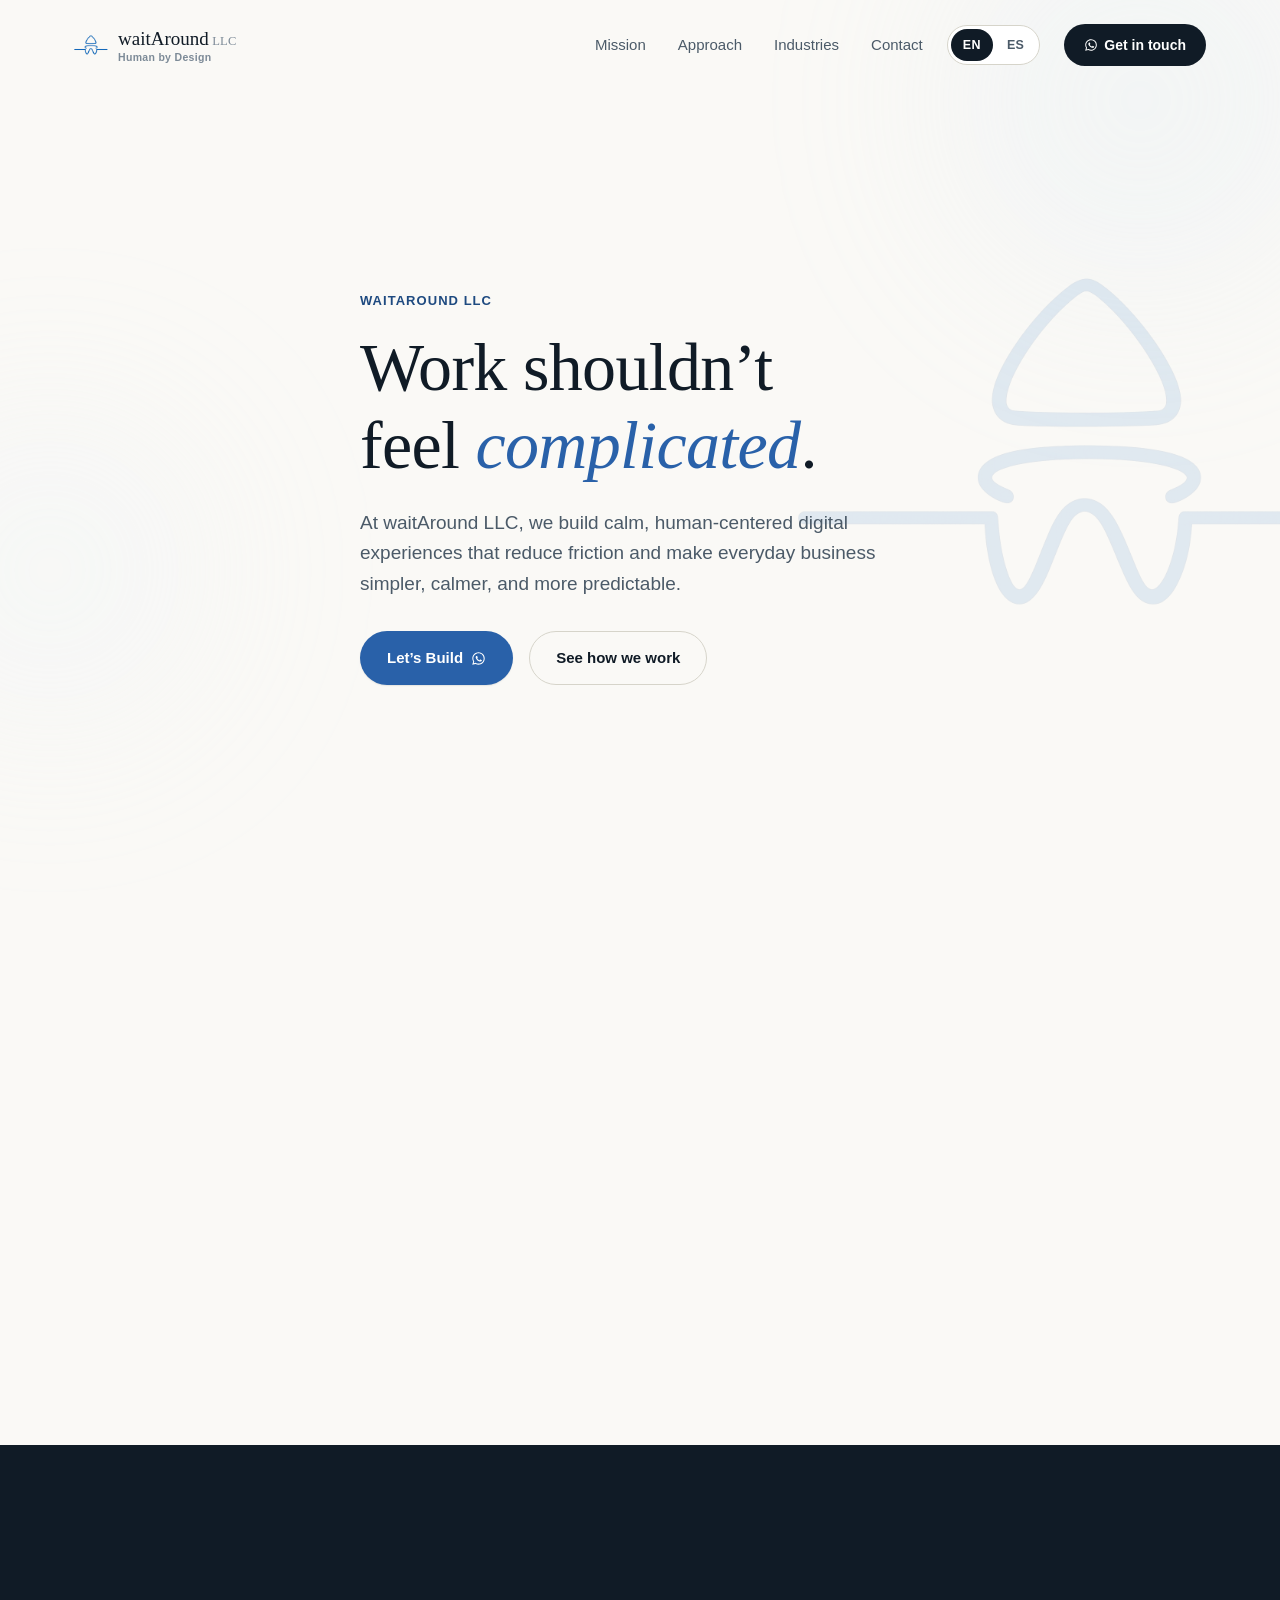
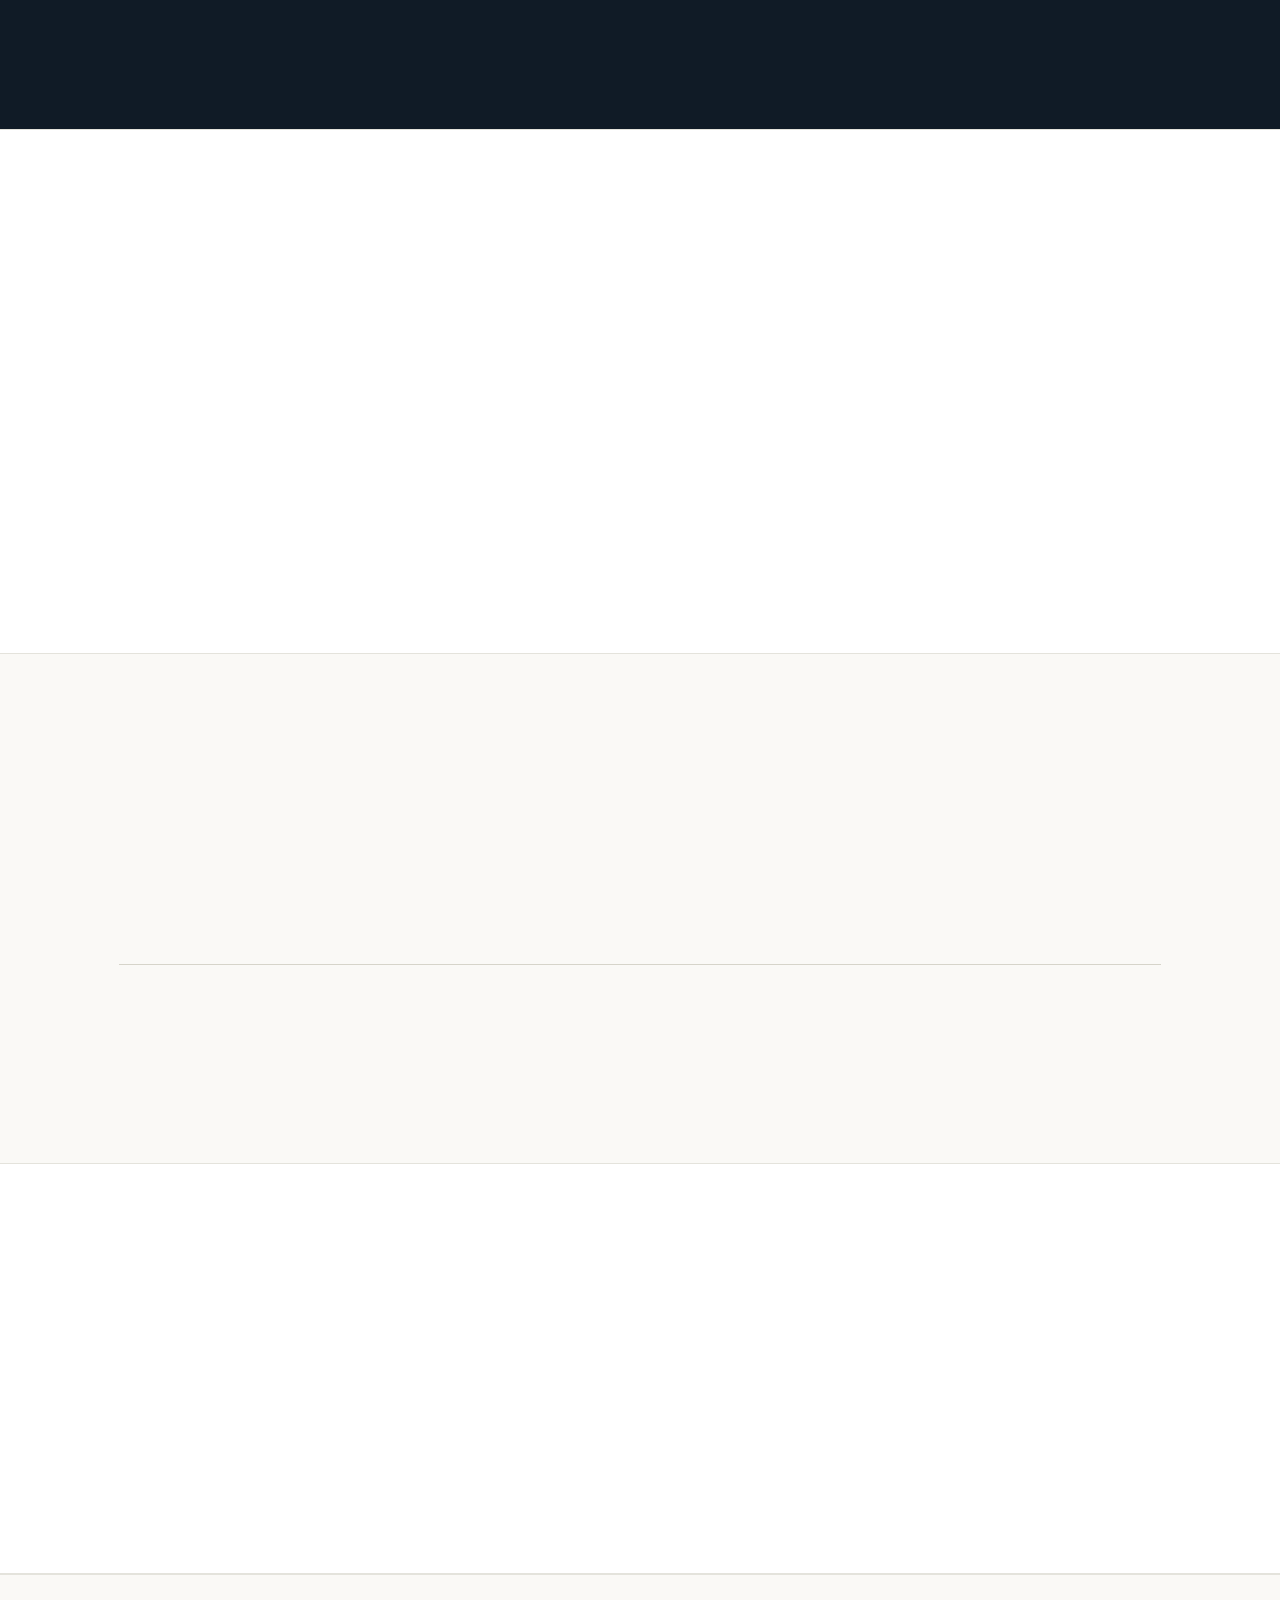
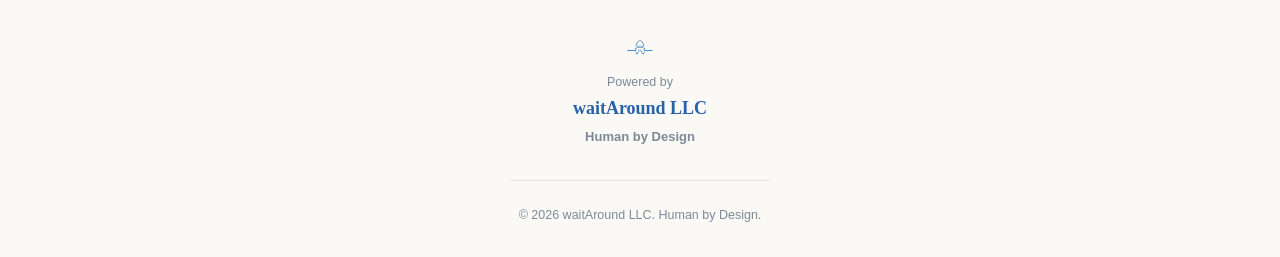
<file: index.html>
<!DOCTYPE html>
<html lang="en">
<head>
<meta charset="UTF-8" />
<meta name="viewport" content="width=device-width, initial-scale=1.0" />
<title>waitAround LLC | Human by Design</title>
<meta name="description" content="waitAround LLC is a software company designing calm, human-centered tools that reduce friction, improve flow, and make everyday experiences more predictable." />
<meta name="theme-color" content="#101B26" />

<meta property="og:title" content="waitAround LLC | Human by Design" />
<meta property="og:description" content="A software company building tools that reduce friction and improve flow." />
<meta property="og:type" content="website" />

<link rel="icon" type="image/png" href="assets/waitaround-logo.png" />

<!--
  Security headers below are set via <meta> because GitHub Pages does not allow
  custom HTTP response headers. frame-ancestors, X-Frame-Options,
  X-Content-Type-Options, Permissions-Policy, and Strict-Transport-Security have
  NO meta-tag equivalent and are NOT enforced by this tag alone — see
  SECURITY.md and the _headers file for the header-level policy to apply if this
  site is ever fronted by Cloudflare or moved to a host that supports response
  headers (Netlify, Vercel, Cloudflare Pages).
-->
<meta http-equiv="Content-Security-Policy" content="default-src 'self'; script-src 'self'; style-src 'self' https://fonts.googleapis.com; font-src 'self' https://fonts.gstatic.com; img-src 'self' data:; connect-src 'self'; object-src 'none'; base-uri 'self'; form-action 'self'; frame-ancestors 'none'; upgrade-insecure-requests" />
<meta name="referrer" content="strict-origin-when-cross-origin" />

<link rel="preconnect" href="https://fonts.googleapis.com" />
<link rel="preconnect" href="https://fonts.gstatic.com" crossorigin />
<link href="https://fonts.googleapis.com/css2?family=Fraunces:ital,opsz,wght@0,9..144,300;0,9..144,400;0,9..144,500;0,9..144,600;1,9..144,400;1,9..144,500&family=Inter:wght@400;500;600;700&display=swap" rel="stylesheet" />
<link rel="stylesheet" href="css/style.css" />
</head>
<body>

<a class="skip-link" href="#main">Skip to main content</a>

<div class="ambient" aria-hidden="true">
  <span class="ambient__orb ambient__orb--1"></span>
  <span class="ambient__orb ambient__orb--2"></span>
</div>

<header class="nav" id="nav">
  <div class="nav__inner wrap">
    <a href="#top" class="nav__brand" aria-label="waitAround LLC — Human by Design — home">
      <span class="brand-mark" aria-hidden="true">
        <img src="assets/waitaround-logo.png" alt="" width="34" height="23" />
      </span>
      <span class="nav__brand-text">
        <span class="nav__word">waitAround<span class="nav__word-suffix">&nbsp;LLC</span></span>
        <span class="nav__tagline" data-i18n="footer.tagline">Human by Design</span>
      </span>
    </a>

    <nav class="nav__links" aria-label="Primary">
      <a href="#mission" data-i18n="nav.mission">Mission</a>
      <a href="#approach" data-i18n="nav.approach">Approach</a>
      <a href="#industries" data-i18n="nav.industries">Industries</a>
      <a href="#contact" data-i18n="nav.contact">Contact</a>
    </nav>

    <div class="lang-toggle" role="group" aria-label="Language">
      <button type="button" class="lang-btn is-active" data-lang="en">EN</button>
      <button type="button" class="lang-btn" data-lang="es">ES</button>
    </div>

    <a class="nav__cta" href="https://wa.me/18564484646?text=Hi%20waitAround%20LLC%2C%20I%27d%20like%20to%20talk%20about%20a%20project." target="_blank" rel="noopener noreferrer">
      <svg width="14" height="14" viewBox="0 0 24 24" fill="currentColor" aria-hidden="true"><path d="M12.04 2C6.58 2 2.13 6.45 2.13 11.91c0 1.75.46 3.45 1.32 4.95L2 22l5.29-1.39a9.9 9.9 0 0 0 4.75 1.21h.01c5.46 0 9.91-4.45 9.91-9.91 0-2.65-1.03-5.14-2.9-7.01A9.85 9.85 0 0 0 12.04 2Zm0 1.67c2.2 0 4.27.86 5.82 2.42a8.2 8.2 0 0 1 2.42 5.82c0 4.54-3.7 8.24-8.25 8.24a8.2 8.2 0 0 1-4.19-1.15l-.3-.18-3.14.82.84-3.06-.2-.31a8.18 8.18 0 0 1-1.26-4.38c0-4.55 3.7-8.24 8.26-8.24Zm-3.1 4.15c-.16 0-.42.06-.64.3-.22.24-.85.83-.85 2.03s.87 2.36.99 2.52c.12.16 1.7 2.6 4.18 3.64.58.25 1.04.4 1.39.51.59.19 1.12.16 1.54.1.47-.07 1.44-.59 1.64-1.16.2-.57.2-1.06.14-1.16-.06-.1-.22-.16-.46-.28-.24-.12-1.44-.71-1.66-.79-.22-.08-.38-.12-.55.12-.16.24-.63.79-.77.95-.14.16-.28.18-.52.06-.24-.12-1.02-.38-1.94-1.2-.72-.64-1.2-1.43-1.34-1.67-.14-.24-.02-.37.1-.49.11-.11.24-.28.36-.42.12-.14.16-.24.24-.4.08-.16.04-.3-.02-.42-.06-.12-.55-1.35-.76-1.84-.2-.48-.4-.42-.55-.42Z"/></svg>
      <span data-i18n="nav.cta">Get in touch</span>
    </a>

    <button class="nav__toggle" id="navToggle" aria-label="Open menu" aria-expanded="false" aria-controls="mobileMenu">
      <span></span><span></span><span></span>
    </button>
  </div>

  <div class="mobile-menu" id="mobileMenu">
    <nav aria-label="Mobile">
      <a href="#mission" data-i18n="nav.mission">Mission</a>
      <a href="#approach" data-i18n="nav.approach">Approach</a>
      <a href="#industries" data-i18n="nav.industries">Industries</a>
      <a href="#contact" data-i18n="nav.contact">Contact</a>
      <a class="mobile-menu__cta" href="https://wa.me/18564484646?text=Hi%20waitAround%20LLC%2C%20I%27d%20like%20to%20talk%20about%20a%20project." target="_blank" rel="noopener noreferrer" data-i18n="nav.cta">Get in touch</a>
      <div class="lang-toggle lang-toggle--mobile" role="group" aria-label="Language">
        <button type="button" class="lang-btn is-active" data-lang="en">EN</button>
        <button type="button" class="lang-btn" data-lang="es">ES</button>
      </div>
    </nav>
  </div>
</header>

<main id="main">

  <!-- HERO -->
  <section class="hero" id="top">
    <div class="wrap hero__inner">
      <p class="eyebrow" data-reveal>waitAround LLC</p>

      <h1 class="hero__title">
        <span class="line" data-reveal data-reveal-delay="60" data-i18n="hero.title1">Work shouldn&rsquo;t</span>
        <span class="line" data-reveal data-reveal-delay="160" data-i18n="hero.title2">feel <em>complicated</em>.</span>
      </h1>

      <p class="hero__sub" data-reveal data-reveal-delay="260" data-i18n="hero.sub">
        waitAround LLC builds calm, human-centered tools that reduce friction, improve flow,
        and create more predictable everyday experiences.
      </p>

      <div class="hero__actions" data-reveal data-reveal-delay="340">
        <a href="https://wa.me/18564484646?text=Hi%20waitAround%20LLC%2C%20I%27d%20like%20to%20talk%20about%20a%20project." target="_blank" rel="noopener noreferrer" class="btn btn--primary">
          <span data-i18n="hero.cta1">Let&rsquo;s Build</span>
          <svg width="15" height="15" viewBox="0 0 24 24" fill="currentColor" aria-hidden="true"><path d="M12.04 2C6.58 2 2.13 6.45 2.13 11.91c0 1.75.46 3.45 1.32 4.95L2 22l5.29-1.39a9.9 9.9 0 0 0 4.75 1.21h.01c5.46 0 9.91-4.45 9.91-9.91 0-2.65-1.03-5.14-2.9-7.01A9.85 9.85 0 0 0 12.04 2Zm0 1.67c2.2 0 4.27.86 5.82 2.42a8.2 8.2 0 0 1 2.42 5.82c0 4.54-3.7 8.24-8.25 8.24a8.2 8.2 0 0 1-4.19-1.15l-.3-.18-3.14.82.84-3.06-.2-.31a8.18 8.18 0 0 1-1.26-4.38c0-4.55 3.7-8.24 8.26-8.24Zm-3.1 4.15c-.16 0-.42.06-.64.3-.22.24-.85.83-.85 2.03s.87 2.36.99 2.52c.12.16 1.7 2.6 4.18 3.64.58.25 1.04.4 1.39.51.59.19 1.12.16 1.54.1.47-.07 1.44-.59 1.64-1.16.2-.57.2-1.06.14-1.16-.06-.1-.22-.16-.46-.28-.24-.12-1.44-.71-1.66-.79-.22-.08-.38-.12-.55.12-.16.24-.63.79-.77.95-.14.16-.28.18-.52.06-.24-.12-1.02-.38-1.94-1.2-.72-.64-1.2-1.43-1.34-1.67-.14-.24-.02-.37.1-.49.11-.11.24-.28.36-.42.12-.14.16-.24.24-.4.08-.16.04-.3-.02-.42-.06-.12-.55-1.35-.76-1.84-.2-.48-.4-.42-.55-.42Z"/></svg>
        </a>
        <a href="#approach" class="btn btn--ghost" data-i18n="hero.cta2">See how we work</a>
      </div>
    </div>

    <div class="hero__mark" aria-hidden="true">
      <img src="assets/waitaround-logo.png" alt="" />
    </div>
  </section>

  <!-- MISSION / PRINCIPLES -->
  <section class="section" id="mission">
    <div class="wrap">
      <div class="section__head" data-reveal>
        <p class="eyebrow" data-i18n="mission.eyebrow">What we believe</p>
        <h2 data-i18n="mission.heading">Three principles guide everything we build.</h2>
      </div>

      <div class="principles">
        <article class="principle-card" data-reveal data-reveal-delay="0">
          <span class="principle-card__icon">
            <svg viewBox="0 0 24 24" fill="none" width="24" height="24"><path d="M4 12h11M12 6l7 6-7 6" stroke="currentColor" stroke-width="1.6" stroke-linecap="round" stroke-linejoin="round"/></svg>
          </span>
          <h3 data-i18n="mission.card1.title">Reduce friction</h3>
          <p data-i18n="mission.card1.body">We strip away the steps that don&rsquo;t need to exist, so people can move through their day without thinking twice.</p>
        </article>

        <article class="principle-card" data-reveal data-reveal-delay="100">
          <span class="principle-card__icon">
            <svg viewBox="0 0 24 24" fill="none" width="24" height="24"><path d="M3 12c2.5 0 2.5-6 5-6s2.5 12 5 12 2.5-6 5-6 2.5 6 5 6" stroke="currentColor" stroke-width="1.6" stroke-linecap="round" stroke-linejoin="round"/></svg>
          </span>
          <h3 data-i18n="mission.card2.title">Improve flow</h3>
          <p data-i18n="mission.card2.body">Good software disappears into the rhythm of real life. We design for momentum, not interruption.</p>
        </article>

        <article class="principle-card" data-reveal data-reveal-delay="200">
          <span class="principle-card__icon">
            <svg viewBox="0 0 24 24" fill="none" width="24" height="24"><rect x="4" y="5" width="16" height="15" rx="2" stroke="currentColor" stroke-width="1.6"/><path d="M4 10h16M8 3v4M16 3v4" stroke="currentColor" stroke-width="1.6" stroke-linecap="round"/><path d="M9 14.5l2 2 4-4.2" stroke="currentColor" stroke-width="1.6" stroke-linecap="round" stroke-linejoin="round"/></svg>
          </span>
          <h3 data-i18n="mission.card3.title">Create predictability</h3>
          <p data-i18n="mission.card3.body">When people know what to expect, and when, everything downstream gets calmer.</p>
        </article>
      </div>
    </div>
  </section>

  <!-- MANIFESTO -->
  <section class="manifesto">
    <div class="wrap manifesto__inner" data-reveal>
      <p class="manifesto__kicker" data-i18n="manifesto.kicker">Creating thoughtful technology that respects people&rsquo;s time.</p>
      <p class="manifesto__statement" data-i18n="manifesto.statement">If it doesn&rsquo;t feel calm, it doesn&rsquo;t ship.</p>
    </div>
  </section>

  <!-- INDUSTRIES -->
  <section class="section section--alt" id="industries">
    <div class="wrap">
      <div class="section__head" data-reveal>
        <p class="eyebrow" data-i18n="industries.eyebrow">Who we serve</p>
        <h2 data-i18n="industries.heading">Industries we work with.</h2>
      </div>

      <div class="industries">
        <article class="industry-card" data-reveal data-reveal-delay="0">
          <span class="industry-card__icon">
            <svg viewBox="0 0 24 24" fill="none" width="22" height="22"><path d="M4 10.5 5.5 4h13L20 10.5M4 10.5V19a1 1 0 0 0 1 1h14a1 1 0 0 0 1-1v-8.5M4 10.5h16" stroke="currentColor" stroke-width="1.6" stroke-linecap="round" stroke-linejoin="round"/><path d="M9 20v-5a1 1 0 0 1 1-1h4a1 1 0 0 1 1 1v5" stroke="currentColor" stroke-width="1.6" stroke-linejoin="round"/></svg>
          </span>
          <h3 data-i18n="industries.item1.title">Local services</h3>
          <p data-i18n="industries.item1.body">Barbershops, salons, clinics, repair shops &mdash; anywhere a line forms.</p>
        </article>

        <article class="industry-card" data-reveal data-reveal-delay="80">
          <span class="industry-card__icon">
            <svg viewBox="0 0 24 24" fill="none" width="22" height="22"><path d="M3 16V7a1 1 0 0 1 1-1h9a1 1 0 0 1 1 1v9M3 16h11M3 16a2 2 0 1 0 4 0M14 16a2 2 0 1 0 4 0M14 10h4l3 3.5V16h-2" stroke="currentColor" stroke-width="1.6" stroke-linecap="round" stroke-linejoin="round"/></svg>
          </span>
          <h3 data-i18n="industries.item2.title">Transportation</h3>
          <p data-i18n="industries.item2.body">Dispatch, routing, digital boards, and rider flow that stays predictable.</p>
        </article>

        <article class="industry-card" data-reveal data-reveal-delay="160">
          <span class="industry-card__icon">
            <svg viewBox="0 0 24 24" fill="none" width="22" height="22"><path d="M3 9 12 4l9 5-9 5-9-5Z" stroke="currentColor" stroke-width="1.6" stroke-linejoin="round"/><path d="M3 9v6l9 5 9-5V9M12 14v5" stroke="currentColor" stroke-width="1.6" stroke-linejoin="round"/></svg>
          </span>
          <h3 data-i18n="industries.item3.title">Warehouse &amp; logistics</h3>
          <p data-i18n="industries.item3.body">Dock scheduling, digital boards, and floor operations without the chaos.</p>
        </article>

        <article class="industry-card" data-reveal data-reveal-delay="240">
          <span class="industry-card__icon">
            <svg viewBox="0 0 24 24" fill="none" width="22" height="22"><path d="M3 12s3.5-7 9-7 9 7 9 7-3.5 7-9 7-9-7-9-7Z" stroke="currentColor" stroke-width="1.6" stroke-linejoin="round"/><path d="M12 8v8M8 9.5v5M16 9.5v5" stroke="currentColor" stroke-width="1.6" stroke-linecap="round"/></svg>
          </span>
          <h3 data-i18n="industries.item4.title">Travel agencies</h3>
          <p data-i18n="industries.item4.body">Booking and itinerary tools built around real client time.</p>
        </article>
      </div>

      <p class="industries__more" data-reveal data-reveal-delay="0" data-i18n="industries.more">&hellip;and more industries where time is the product.</p>
    </div>
  </section>

  <!-- APPROACH -->
  <section class="section" id="approach">
    <div class="wrap">
      <div class="section__head" data-reveal>
        <p class="eyebrow" data-i18n="approach.eyebrow">How we work</p>
        <h2 data-i18n="approach.heading">From first conversation to shipped product.</h2>
      </div>

      <ol class="timeline">
        <li class="timeline__step" data-reveal data-reveal-delay="0">
          <span class="timeline__index">01</span>
          <h3 data-i18n="approach.step1.title">Listen</h3>
          <p data-i18n="approach.step1.body">We learn the real workflow behind the request, not just the feature list.</p>
        </li>
        <li class="timeline__step" data-reveal data-reveal-delay="90">
          <span class="timeline__index">02</span>
          <h3 data-i18n="approach.step2.title">Design</h3>
          <p data-i18n="approach.step2.body">We prototype the calmest version first, then test it against real use.</p>
        </li>
        <li class="timeline__step" data-reveal data-reveal-delay="180">
          <span class="timeline__index">03</span>
          <h3 data-i18n="approach.step3.title">Build</h3>
          <p data-i18n="approach.step3.body">We ship something real, fast, and reliable &mdash; built to last past launch day.</p>
        </li>
        <li class="timeline__step" data-reveal data-reveal-delay="270">
          <span class="timeline__index">04</span>
          <h3 data-i18n="approach.step4.title">Refine</h3>
          <p data-i18n="approach.step4.body">We keep tuning after launch, based on how people actually use it.</p>
        </li>
      </ol>
    </div>
  </section>

  <!-- CONTACT -->
  <section class="section section--alt" id="contact">
    <div class="wrap contact__inner" data-reveal>
      <p class="eyebrow" data-i18n="contact.eyebrow">Let&rsquo;s talk</p>
      <h2 data-i18n="contact.heading">Tell us what&rsquo;s slowing you down.</h2>
      <p class="contact__copy" data-i18n="contact.copy">
        Whether it&rsquo;s a rough idea or a fully-scoped project, we&rsquo;d like to hear about it.
        We usually reply within one business day.
      </p>

      <a href="https://wa.me/18564484646?text=Hi%20waitAround%20LLC%2C%20I%27d%20like%20to%20talk%20about%20a%20project." target="_blank" rel="noopener noreferrer" class="btn btn--primary">
        <span data-i18n="hero.cta1">Let&rsquo;s Build</span>
        <svg width="15" height="15" viewBox="0 0 24 24" fill="currentColor" aria-hidden="true"><path d="M12.04 2C6.58 2 2.13 6.45 2.13 11.91c0 1.75.46 3.45 1.32 4.95L2 22l5.29-1.39a9.9 9.9 0 0 0 4.75 1.21h.01c5.46 0 9.91-4.45 9.91-9.91 0-2.65-1.03-5.14-2.9-7.01A9.85 9.85 0 0 0 12.04 2Zm0 1.67c2.2 0 4.27.86 5.82 2.42a8.2 8.2 0 0 1 2.42 5.82c0 4.54-3.7 8.24-8.25 8.24a8.2 8.2 0 0 1-4.19-1.15l-.3-.18-3.14.82.84-3.06-.2-.31a8.18 8.18 0 0 1-1.26-4.38c0-4.55 3.7-8.24 8.26-8.24Zm-3.1 4.15c-.16 0-.42.06-.64.3-.22.24-.85.83-.85 2.03s.87 2.36.99 2.52c.12.16 1.7 2.6 4.18 3.64.58.25 1.04.4 1.39.51.59.19 1.12.16 1.54.1.47-.07 1.44-.59 1.64-1.16.2-.57.2-1.06.14-1.16-.06-.1-.22-.16-.46-.28-.24-.12-1.44-.71-1.66-.79-.22-.08-.38-.12-.55.12-.16.24-.63.79-.77.95-.14.16-.28.18-.52.06-.24-.12-1.02-.38-1.94-1.2-.72-.64-1.2-1.43-1.34-1.67-.14-.24-.02-.37.1-.49.11-.11.24-.28.36-.42.12-.14.16-.24.24-.4.08-.16.04-.3-.02-.42-.06-.12-.55-1.35-.76-1.84-.2-.48-.4-.42-.55-.42Z"/></svg>
      </a>
    </div>
  </section>

</main>

<footer class="footer">
  <div class="wrap footer__inner">
    <img class="footer__mark" src="assets/waitaround-logo.png" alt="" width="26" height="17" />
    <p class="footer__badge-label" data-i18n="footer.poweredby">Powered by</p>
    <a href="#top" class="footer__badge-name">waitAround LLC</a>
    <p class="footer__badge-slogan" data-i18n="footer.tagline">Human by Design</p>

    <p class="footer__legal" data-i18n="footer.legal">&copy; <span id="year"></span> waitAround LLC. Human by Design.</p>
  </div>
</footer>

<script src="js/main.js"></script>
</body>
</html>
</file>
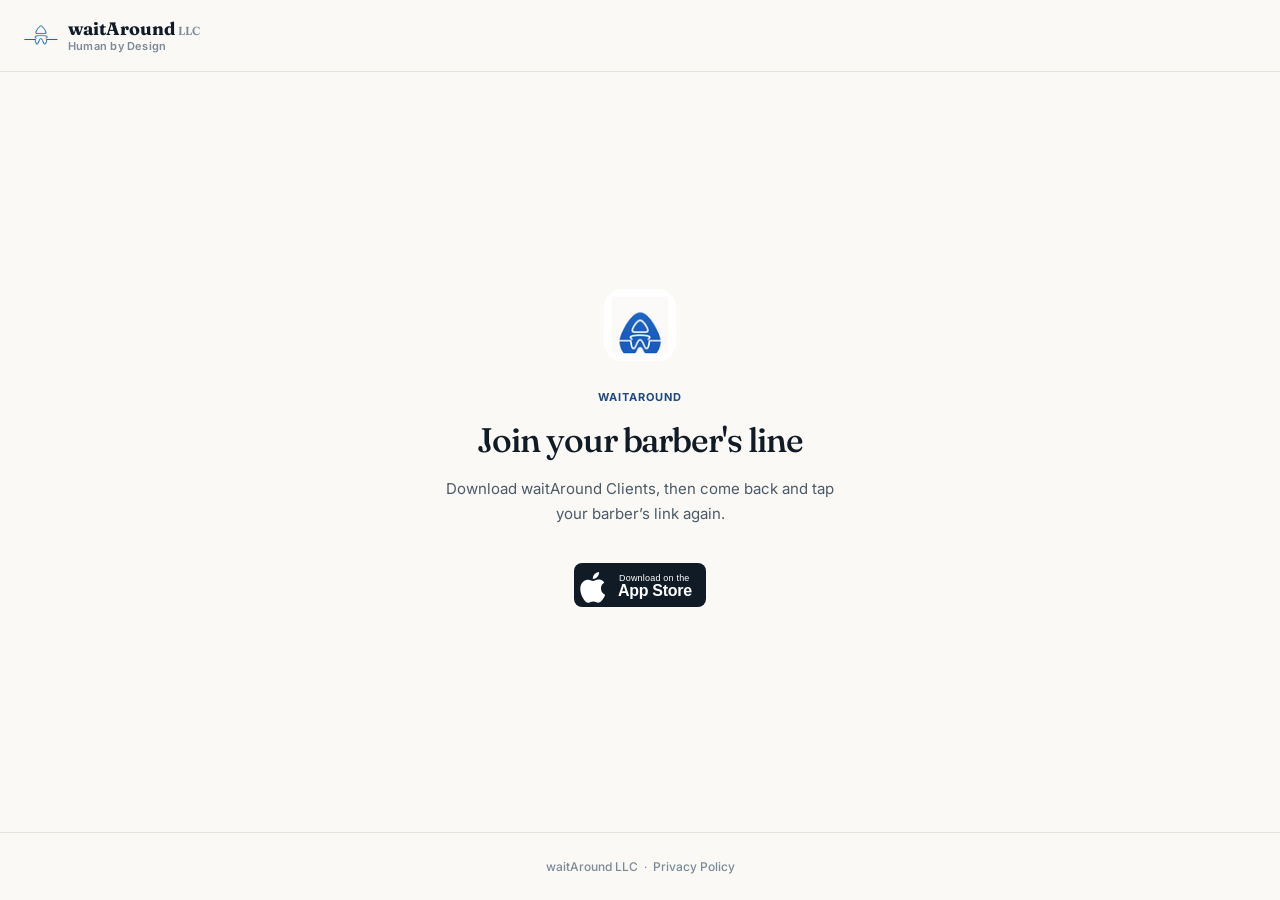
<file: barber/index.html>
<!DOCTYPE html>
<html lang="en">
<head>
<meta charset="UTF-8"/>
<meta name="viewport" content="width=device-width, initial-scale=1.0"/>
<title>waitAround — Join your barber's line</title>
<meta name="description" content="Download waitAround Clients and join your barber's same-day waiting line."/>
<meta name="robots" content="noindex, nofollow"/>

<!-- App Store URL — single source of truth for this page -->
<script>
  var WAITAROUND_CLIENTS_APP_STORE_URL =
    'https://apps.apple.com/us/app/waitaround-clients/id1505349002';
</script>

<link rel="preconnect" href="https://fonts.googleapis.com"/>
<link rel="preconnect" href="https://fonts.gstatic.com" crossorigin/>
<link href="https://fonts.googleapis.com/css2?family=Fraunces:ital,opsz,wght@0,9..144,400;0,9..144,500;0,9..144,700;1,9..144,400&family=Inter:wght@400;500;600&display=swap" rel="stylesheet"/>

<style>
/* Scoped entirely to this page — zero global style changes */
*, *::before, *::after { box-sizing: border-box; margin: 0; padding: 0; }
html { height: 100%; -webkit-text-size-adjust: 100%; }

body {
  min-height: 100%;
  display: flex;
  flex-direction: column;
  background: #FAF9F6;
  color: #101B26;
  font-family: 'Inter', -apple-system, BlinkMacSystemFont, sans-serif;
  font-size: 16px;
  line-height: 1.6;
  -webkit-font-smoothing: antialiased;
}

img { display: block; max-width: 100%; }
a { color: #2961A9; text-decoration: none; transition: color 180ms; }
a:hover { color: #1E4A80; }
:focus-visible { outline: 2px solid #2961A9; outline-offset: 3px; border-radius: 4px; }

/* NAV */
.nav {
  padding: 18px 24px;
  border-bottom: 1px solid #E4E3DC;
  background: rgba(250,249,246,0.92);
  backdrop-filter: blur(12px);
  -webkit-backdrop-filter: blur(12px);
  display: flex;
  align-items: center;
}
.nav__brand { display: flex; align-items: center; gap: 10px; text-decoration: none; }
.nav__brand img { width: 34px; height: auto; }
.nav__brand-text { display: flex; flex-direction: column; line-height: 1.2; }
.nav__name { font-family: 'Fraunces', Georgia, serif; font-size: 18px; font-weight: 700; color: #101B26; white-space: nowrap; }
.nav__suffix { font-size: 0.65em; font-weight: 600; color: #7C8A97; }
.nav__tagline { font-size: 11px; font-weight: 600; letter-spacing: 0.02em; color: #7C8A97; }

/* MAIN */
.main { flex: 1; display: flex; align-items: center; justify-content: center; padding: 64px 24px; }
.card { width: 100%; max-width: 420px; text-align: center; }

/* Icon — replaced by real logo asset */

/* Text */
.label { font-size: 11px; font-weight: 700; letter-spacing: 0.1em; text-transform: uppercase; color: #1E4A80; margin-bottom: 14px; }
.headline { font-family: 'Fraunces', Georgia, serif; font-size: clamp(26px, 6vw, 34px); font-weight: 500; letter-spacing: -0.03em; line-height: 1.15; color: #101B26; margin-bottom: 16px; }
.body-copy { font-size: 15px; color: #4B5A68; line-height: 1.7; margin-bottom: 36px; }

/* CTA — replaced by official App Store badge */

/* Invalid */
.card--invalid .headline { font-size: clamp(22px, 5vw, 28px); }

/* FOOTER */
.footer { padding: 24px; border-top: 1px solid #E4E3DC; text-align: center; background: #FAF9F6; }
.footer p { font-size: 12px; color: #7C8A97; }
.footer a { color: #7C8A97; font-weight: 500; }
.footer a:hover { color: #2961A9; }
</style>
</head>
<body>

<header class="nav">
  <a href="https://waitaroundllc.com/" class="nav__brand" aria-label="waitAround LLC — home">
    <img src="/assets/waitaround-logo.png" alt="" width="34" onerror="this.style.display='none'">
    <span class="nav__brand-text">
      <span class="nav__name">waitAround<span class="nav__suffix">&nbsp;LLC</span></span>
      <span class="nav__tagline">Human by Design</span>
    </span>
  </a>
</header>

<main class="main" id="main">
  <div class="card" id="card">

    <img
      src="[data-uri]"
      alt="waitAround Clients"
      width="72"
      height="72"
      style="display:block;margin:0 auto 28px;border-radius:18px;"
    />

    <p class="label">waitAround</p>
    <h1 class="headline">Join your barber's line</h1>
    <p class="body-copy">
      Download waitAround Clients, then come back and tap your barber&#8217;s link again.
    </p>

    <a id="cta-btn" href="#" target="_blank" rel="noopener noreferrer"
       aria-label="Download on the App Store"
       style="display:inline-block;">
      <svg xmlns="http://www.w3.org/2000/svg" width="132" height="44" viewBox="0 0 132 44" role="img" aria-label="Download on the App Store">
        <!-- Badge background -->
        <rect width="132" height="44" rx="8" fill="#101B26"/>
        <!-- Apple logo — 18x22px, centered vertically at x=14 y=11 -->
        <path d="M23.4 13.8c1.1-1.3 1.8-3.1 1.6-4.9-1.6.1-3.5 1-4.6 2.4-1 1.1-1.8 3-1.6 4.7 1.7.1 3.5-.8 4.6-2.2z" fill="white"/>
        <path d="M25 16.6c-2.6-.2-4.7 1.4-5.9 1.4-1.2 0-3.1-1.4-5.1-1.3-2.6.1-5 1.5-6.4 3.8-2.7 4.7-.7 11.6 1.9 15.4 1.3 1.9 2.8 3.9 4.8 3.8 1.9-.1 2.7-1.2 5-1.2s3 1.2 5 1.2c2.1 0 3.4-1.9 4.7-3.7 1.5-2.1 2.1-4.2 2.1-4.3-.1 0-4.1-1.6-4.1-6.2 0-3.9 3.2-5.8 3.3-5.9-1.8-2.7-4.6-3-5.3-3z" fill="white"/>
        <!-- Download on the -->
        <text x="45" y="18" font-family="-apple-system, BlinkMacSystemFont, 'Helvetica Neue', Helvetica, Arial, sans-serif" font-size="9" fill="white" letter-spacing="0.2">Download on the</text>
        <!-- App Store -->
        <text x="44" y="33" font-family="-apple-system, BlinkMacSystemFont, 'Helvetica Neue', Helvetica, Arial, sans-serif" font-size="16" font-weight="600" fill="white" letter-spacing="-0.3">App Store</text>
      </svg>
    </a>

  </div>
</main>

<footer class="footer">
  <p>
    <a href="https://waitaroundllc.com/">waitAround LLC</a>
    &nbsp;·&nbsp;
    <a href="https://waitaroundllc.com/privacy-policy.html">Privacy Policy</a>
  </p>
</footer>

<script>
(function () {
  // Wire up CTA
  document.getElementById('cta-btn').href = WAITAROUND_CLIENTS_APP_STORE_URL;

  // The valid state is the DEFAULT — HTML already shows correct copy.
  // Only override to the invalid state when ?p= is explicitly present
  // AND contains a value that is clearly not a valid barber slug.
  // This way the page shows correctly whether opened:
  //   - via 404 router (?p=/barber/dejesusbarber)  → valid
  //   - directly in browser (/barber/dejesusbarber) → valid
  //   - as a file:// preview                        → valid (no ?p= param)
  //   - with a broken link (?p=/barber/)            → invalid

  var params  = new URLSearchParams(window.location.search);
  var pParam  = params.get('p');

  if (pParam !== null && !/^\/barber\/[a-zA-Z0-9_-]+\/?$/.test(pParam)) {
    // ?p= was provided but is not a valid /barber/<slug> — genuinely broken link
    var card = document.getElementById('card');
    card.classList.add('card--invalid');
    card.querySelector('.headline').textContent  = 'Waiting Room link unavailable.';
    card.querySelector('.body-copy').textContent =
      'This link may be invalid or expired.';
  }
})();
</script>
</body>
</html>
</file>
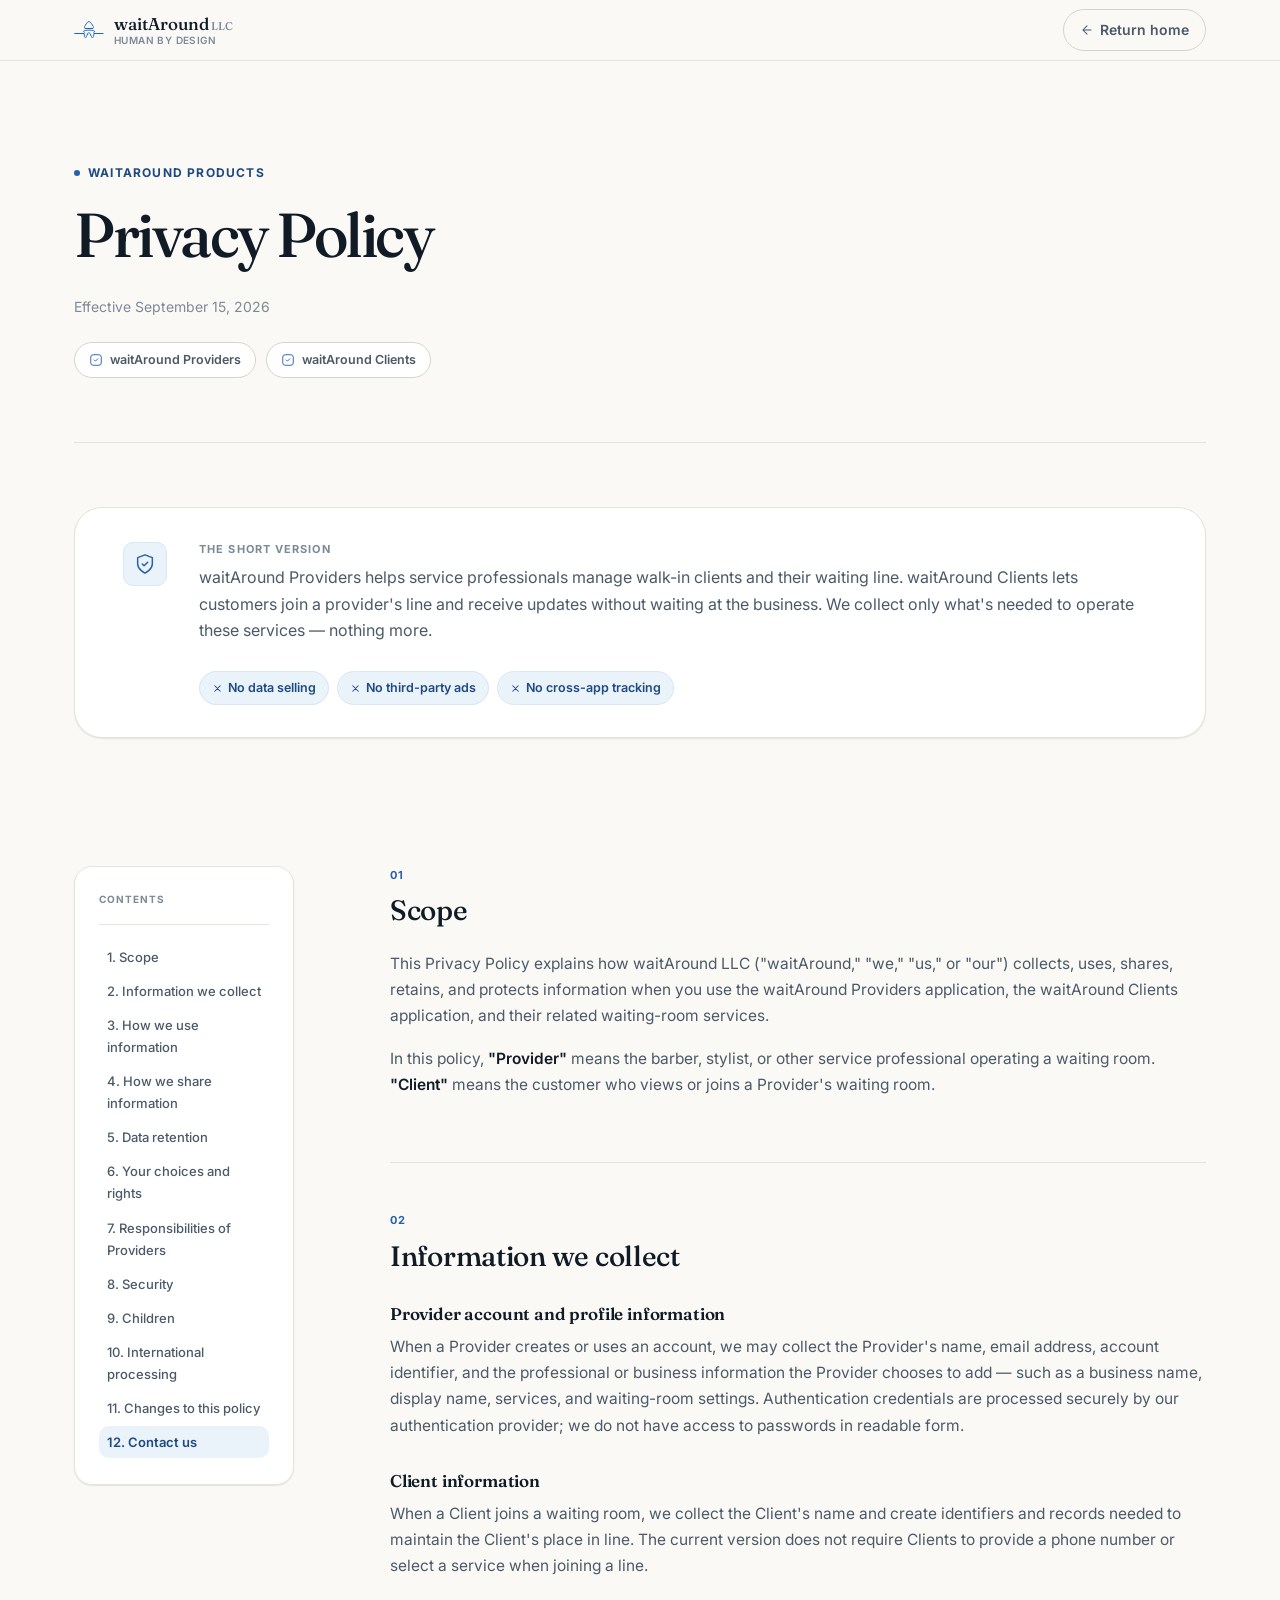
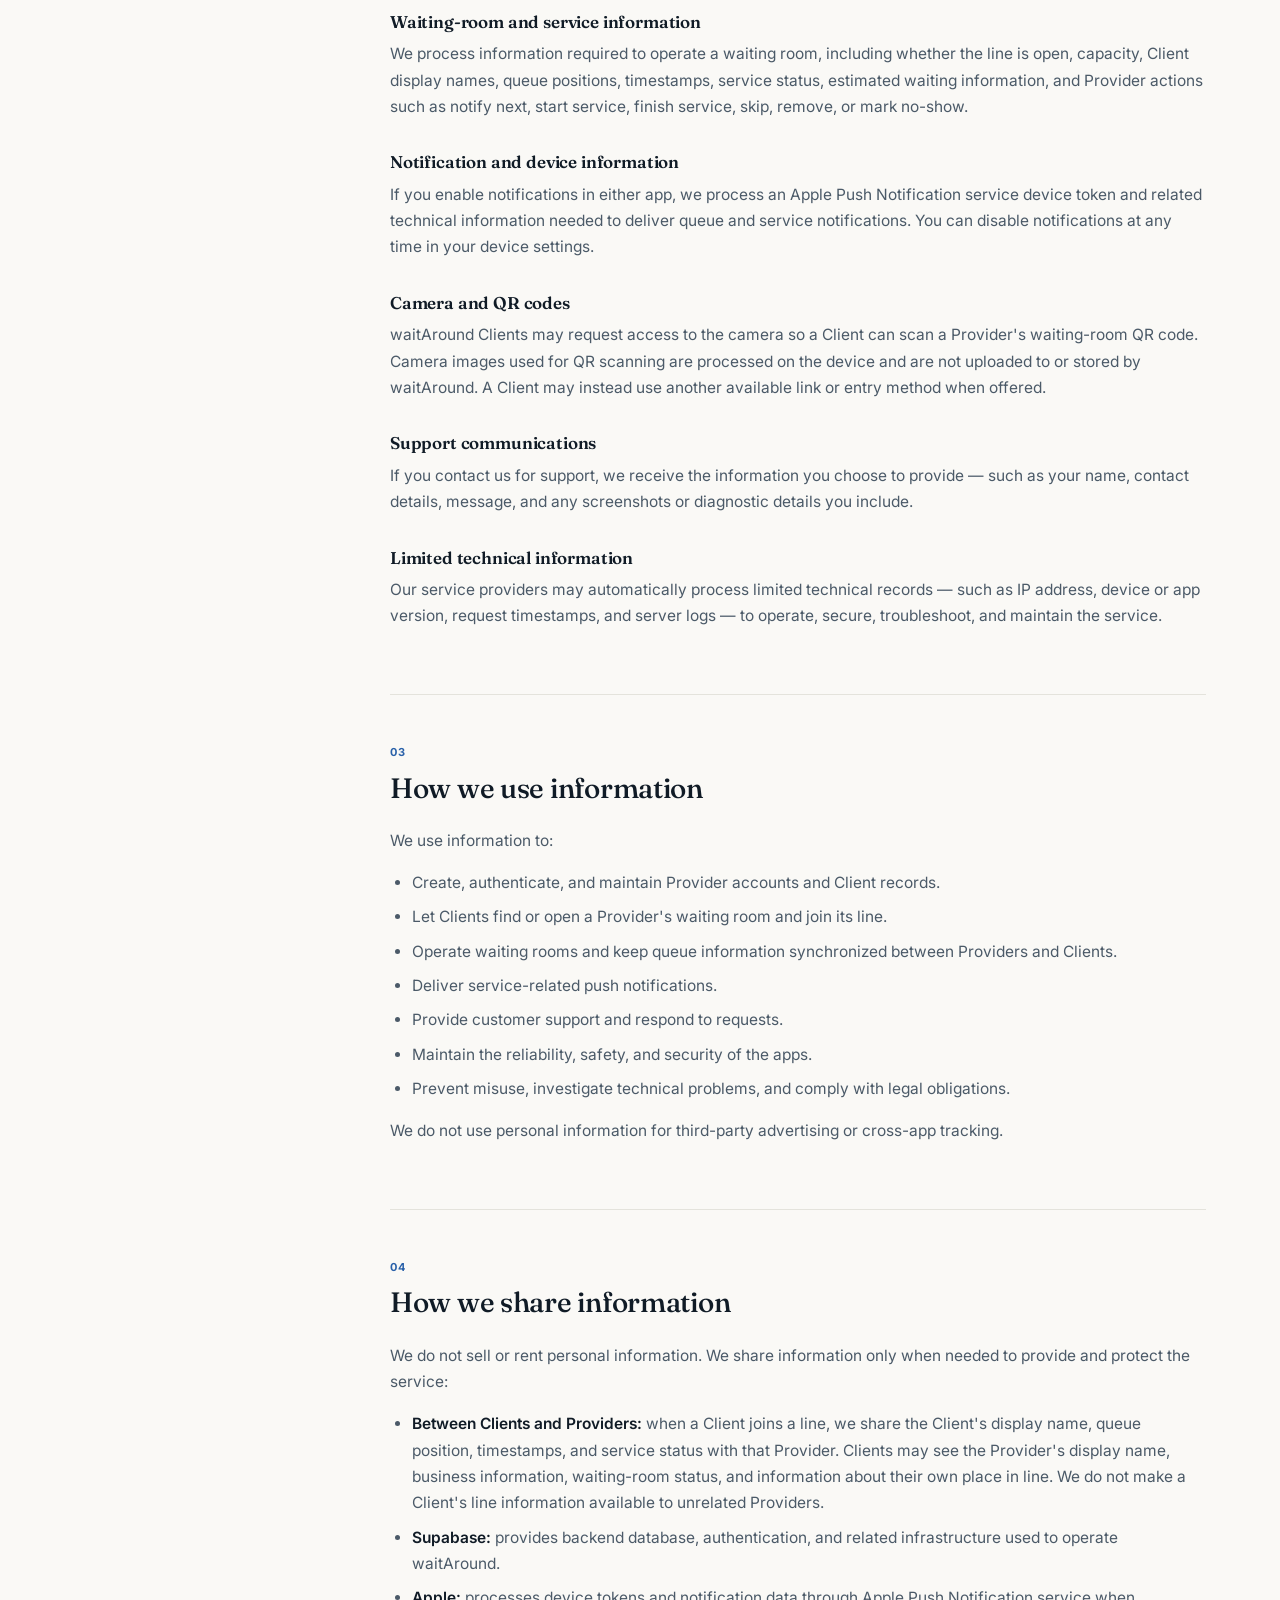
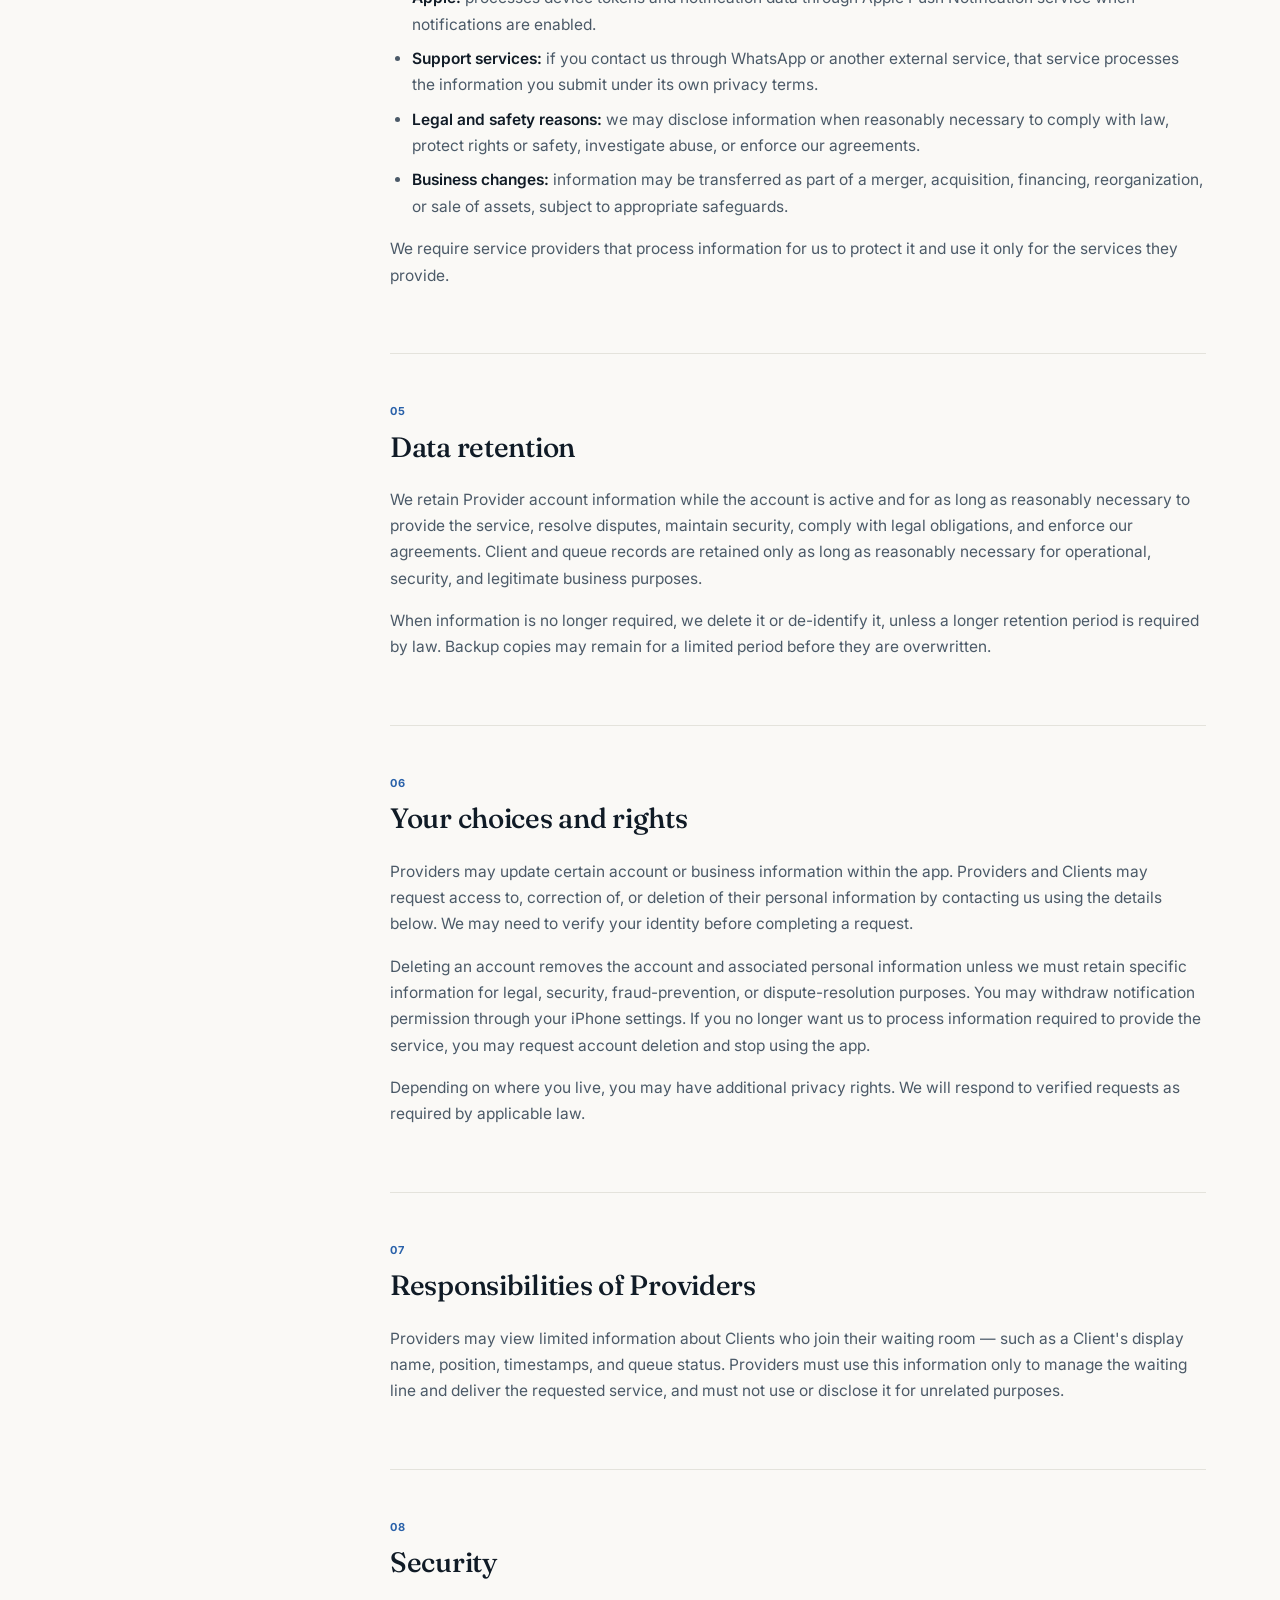
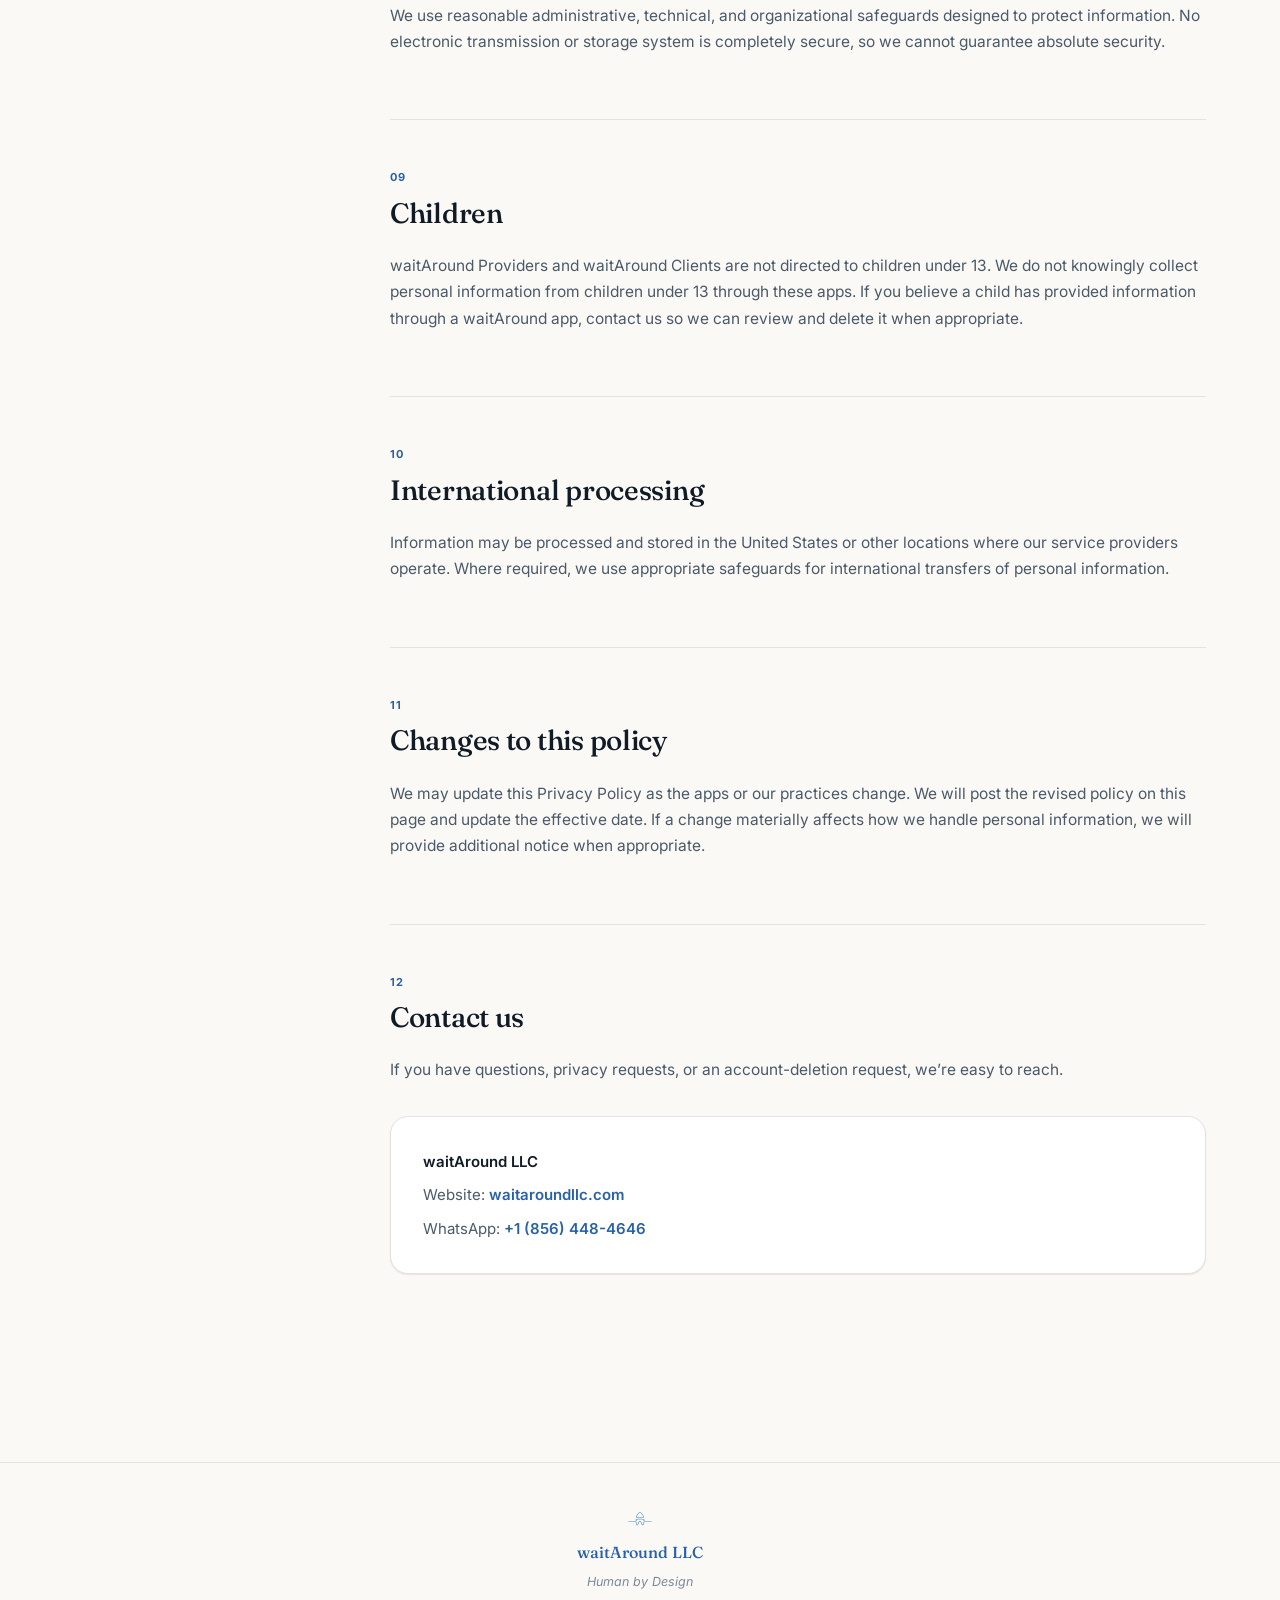
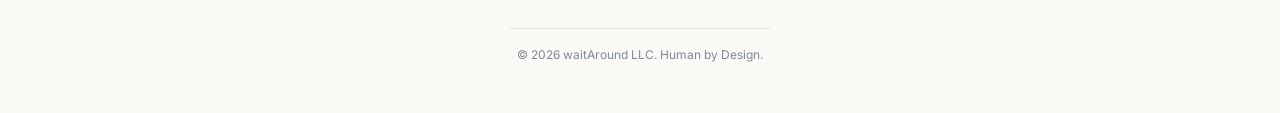
<file: privacy-policy.html>
<!DOCTYPE html>
<html lang="en">
<head>
<meta charset="UTF-8" />
<meta name="viewport" content="width=device-width, initial-scale=1.0" />
<title>Privacy Policy — waitAround</title>
<meta name="description" content="Privacy Policy for waitAround Providers and waitAround Clients. We collect only what's needed to operate the service. We don't sell your data." />
<meta name="robots" content="noindex, follow" />
<link rel="preconnect" href="https://fonts.googleapis.com" />
<link rel="preconnect" href="https://fonts.gstatic.com" crossorigin />
<link href="https://fonts.googleapis.com/css2?family=Fraunces:ital,opsz,wght@0,9..144,400;0,9..144,500;0,9..144,600;1,9..144,400;1,9..144,500&family=Inter:wght@400;500;600;700&display=swap" rel="stylesheet" />

<style>
/* ── Design tokens — exact from waitAround style.css ── */
:root {
  --ink:                #101B26;
  --ink-soft:           #4B5A68;
  --ink-faint:          #7C8A97;
  --accent:             #2961A9;
  --accent-dark:        #1E4A80;
  --accent-tint:        #EAF2FA;
  --accent-tint-strong: #D8E7F5;
  --bg:                 #FAF9F6;
  --surface:            #FFFFFF;
  --border:             #E4E3DC;
  --border-strong:      #D6D4CA;
  --font-display: 'Fraunces', Georgia, serif;
  --font-body:    'Inter', -apple-system, BlinkMacSystemFont, 'Segoe UI', sans-serif;
  --container: 1180px;
  --space-2: 16px; --space-3: 24px; --space-4: 32px;
  --space-5: 48px; --space-6: 64px; --space-7: 96px; --space-8: 140px;
  --radius-sm: 10px; --radius-md: 18px; --radius-lg: 28px; --radius-pill: 999px;
  --ease-out:    cubic-bezier(0.16, 1, 0.3, 1);
  --ease-in-out: cubic-bezier(0.65, 0, 0.35, 1);
  --dur-fast: 180ms; --dur-med: 320ms; --dur-slow: 700ms;
  --shadow-sm: 0 1px 2px rgba(16,27,38,.06), 0 1px 1px rgba(16,27,38,.04);
  --shadow-md: 0 8px 24px rgba(16,27,38,.08), 0 2px 8px rgba(16,27,38,.05);
}

@media (prefers-reduced-motion: reduce) {
  *, *::before, *::after {
    animation-duration: 0.001ms !important;
    transition-duration: 0.001ms !important;
  }
}

*, *::before, *::after { box-sizing: border-box; }
html { scroll-behavior: smooth; -webkit-text-size-adjust: 100%; }
body {
  margin: 0;
  background: var(--bg);
  color: var(--ink);
  font-family: var(--font-body);
  font-size: 16px;
  line-height: 1.7;
  -webkit-font-smoothing: antialiased;
  overflow-x: hidden;
}
img { max-width: 100%; display: block; }
a { color: var(--accent); text-decoration: none; transition: color var(--dur-fast); }
a:hover { color: var(--accent-dark); }
button { font: inherit; cursor: pointer; }
p { margin: 0 0 1rem; }
ul { margin: 0.5rem 0 1rem; padding-left: 1.4rem; }
li { margin: 0.5rem 0; }
h1, h2, h3 {
  font-family: var(--font-display);
  font-weight: 500; line-height: 1.15;
  margin: 0; color: var(--ink); letter-spacing: -0.01em;
}

:focus-visible { outline: 2px solid var(--accent); outline-offset: 3px; border-radius: 4px; }

.skip-link {
  position: absolute; left: -9999px; top: 0;
  background: var(--ink); color: #fff;
  padding: 12px 20px; border-radius: var(--radius-sm); z-index: 1000;
}
.skip-link:focus { left: var(--space-2); top: var(--space-2); }

.wrap { max-width: var(--container); margin: 0 auto; padding: 0 var(--space-3); }

/* ── NAV ── */
.nav {
  position: sticky; top: 0; z-index: 100;
  background: rgba(250,249,246,0.88);
  backdrop-filter: blur(16px) saturate(160%);
  -webkit-backdrop-filter: blur(16px) saturate(160%);
  border-bottom: 1px solid var(--border);
}
.nav__inner {
  display: flex; align-items: center;
  gap: var(--space-3); height: 60px;
}
.nav__brand {
  display: flex; align-items: center; gap: 10px;
  text-decoration: none; margin-right: auto;
}
.brand-mark img { width: 30px; height: auto; }
.nav__brand-text { display: flex; flex-direction: column; line-height: 1.15; }
.nav__word {
  font-family: var(--font-display);
  font-size: 17px; font-weight: 500; color: var(--ink); white-space: nowrap;
}
.nav__word-suffix { font-size: .66em; font-weight: 500; color: var(--ink-faint); }
.nav__tagline {
  font-size: 10px; font-weight: 600; letter-spacing: .04em;
  color: var(--ink-faint); text-transform: uppercase; margin-top: 1px;
}
.nav__back {
  display: inline-flex; align-items: center; gap: 6px;
  font-size: 14px; font-weight: 600;
  color: var(--ink-soft); text-decoration: none;
  padding: 8px 16px; border-radius: var(--radius-pill);
  border: 1px solid var(--border-strong);
  transition: color var(--dur-fast) var(--ease-out),
              border-color var(--dur-fast) var(--ease-out),
              transform var(--dur-fast) var(--ease-out);
}
.nav__back:hover { color: var(--accent-dark); border-color: var(--accent); transform: translateY(-1px); }
.nav__back svg { transition: transform var(--dur-fast) var(--ease-out); }
.nav__back:hover svg { transform: translateX(-2px); }

/* ── HERO ── */
.pp-hero {
  padding: var(--space-7) 0 var(--space-6);
  border-bottom: 1px solid var(--border);
}
.pp-eyebrow {
  display: inline-flex; align-items: center; gap: 8px;
  font-size: 12px; font-weight: 700;
  letter-spacing: .1em; text-transform: uppercase;
  color: var(--accent-dark); margin-bottom: var(--space-2);
}
.pp-eyebrow-dot {
  width: 6px; height: 6px; border-radius: 50%;
  background: var(--accent); flex-shrink: 0;
}
.pp-hero h1 {
  font-size: clamp(36px, 6vw, 62px);
  letter-spacing: -0.04em; margin-bottom: var(--space-3);
  max-width: 680px;
}
.pp-updated { font-size: 14px; color: var(--ink-faint); margin-bottom: 0; }

/* app badges */
.pp-apps {
  display: flex; gap: 10px; margin-top: var(--space-3); flex-wrap: wrap;
}
.pp-app-badge {
  display: inline-flex; align-items: center; gap: 7px;
  font-size: 12.5px; font-weight: 600;
  padding: 6px 14px; border-radius: var(--radius-pill);
  background: var(--surface);
  border: 1px solid var(--border-strong);
  color: var(--ink-soft);
}
.pp-app-badge svg { color: var(--accent); }

/* ── SUMMARY CARD ── */
.pp-summary {
  margin: var(--space-6) 0;
  padding: var(--space-4) var(--space-5);
  background: var(--surface);
  border: 1px solid var(--border);
  border-radius: var(--radius-lg);
  box-shadow: var(--shadow-sm);
  display: grid;
  grid-template-columns: auto 1fr;
  gap: var(--space-3) var(--space-4);
  align-items: start;
}
.pp-summary-icon {
  width: 44px; height: 44px; flex-shrink: 0;
  border-radius: var(--radius-sm);
  background: var(--accent-tint);
  border: 1px solid var(--accent-tint-strong);
  display: flex; align-items: center; justify-content: center;
  color: var(--accent); margin-top: 2px;
}
.pp-summary-label {
  font-size: 11px; font-weight: 700; letter-spacing: .1em;
  text-transform: uppercase; color: var(--ink-faint); margin-bottom: 6px;
}
.pp-summary-text { font-size: 16px; color: var(--ink-soft); line-height: 1.65; margin: 0; }
.pp-summary-pills {
  grid-column: 2;
  display: flex; gap: 8px; flex-wrap: wrap; margin-top: 4px;
}
.pp-pill {
  display: inline-flex; align-items: center; gap: 5px;
  font-size: 12.5px; font-weight: 600;
  padding: 5px 12px; border-radius: var(--radius-pill);
  background: var(--accent-tint);
  color: var(--accent-dark);
  border: 1px solid var(--accent-tint-strong);
}
.pp-pill svg { width: 11px; height: 11px; flex-shrink: 0; }

/* ── BODY (TOC + sections) ── */
.pp-body {
  display: grid;
  grid-template-columns: 220px 1fr;
  gap: 0 var(--space-7);
  padding: var(--space-6) 0 var(--space-8);
  align-items: start;
}

/* sticky TOC */
.pp-toc {
  position: sticky; top: 80px;
  padding: var(--space-3);
  background: var(--surface);
  border: 1px solid var(--border);
  border-radius: var(--radius-md);
  box-shadow: var(--shadow-sm);
}
.pp-toc-label {
  font-size: 10px; font-weight: 700; letter-spacing: .1em;
  text-transform: uppercase; color: var(--ink-faint);
  margin-bottom: var(--space-2);
  padding-bottom: var(--space-2);
  border-bottom: 1px solid var(--border);
}
.pp-toc ol { list-style: none; padding: 0; margin: 0; }
.pp-toc li { margin: 2px 0; }
.pp-toc a {
  display: block; font-size: 13px; font-weight: 500;
  color: var(--ink-soft); padding: 5px 8px;
  border-radius: var(--radius-sm);
  transition: background var(--dur-fast), color var(--dur-fast);
  text-decoration: none;
}
.pp-toc a:hover { background: var(--accent-tint); color: var(--accent-dark); }
.pp-toc a.is-active { background: var(--accent-tint); color: var(--accent-dark); font-weight: 600; }

/* sections */
.pp-sections { min-width: 0; }
.pp-section {
  padding: var(--space-5) 0;
  border-top: 1px solid var(--border);
}
.pp-section:first-child { border-top: none; padding-top: 0; }
.pp-section-num {
  display: block; font-size: 11px; font-weight: 700;
  letter-spacing: .1em; text-transform: uppercase;
  color: var(--accent); margin-bottom: 10px;
}
.pp-section h2 { font-size: clamp(22px, 3vw, 28px); margin-bottom: var(--space-3); }
.pp-section h3 { font-size: 17px; font-weight: 600; margin: var(--space-4) 0 10px; }
.pp-section p, .pp-section li { font-size: 15.5px; color: var(--ink-soft); line-height: 1.7; }
.pp-section li { margin: 8px 0; }
.pp-section strong { color: var(--ink); font-weight: 600; }

/* contact card */
.pp-contact-card {
  margin-top: var(--space-4);
  padding: var(--space-4);
  background: var(--surface);
  border: 1px solid var(--border);
  border-radius: var(--radius-md);
  box-shadow: var(--shadow-sm);
}
.pp-contact-card p { font-size: 15px; margin-bottom: 0.5rem; }
.pp-contact-card p:last-child { margin-bottom: 0; }
.pp-contact-card a { font-weight: 600; }

/* ── FOOTER ── */
.footer {
  background: var(--bg); border-top: 1px solid var(--border);
  padding: var(--space-5) 0 var(--space-4); text-align: center;
}
.footer__inner { display: flex; flex-direction: column; align-items: center; gap: 4px; }
.footer__mark { width: 24px; height: auto; opacity: 0.7; margin-bottom: 8px; }
.footer__name {
  font-family: var(--font-display); font-weight: 500; font-size: 16px;
  color: var(--accent);
}
.footer__name:hover { color: var(--accent-dark); }
.footer__tagline { font-size: 12.5px; color: var(--ink-faint); font-style: italic; }
.footer__legal {
  font-size: 12px; color: var(--ink-faint);
  margin-top: 16px; padding-top: 16px;
  border-top: 1px solid var(--border);
  width: 100%; max-width: 260px;
}

/* ── RESPONSIVE ── */
@media (max-width: 860px) {
  .pp-body { grid-template-columns: 1fr; }
  .pp-toc { display: none; }
  .pp-summary { grid-template-columns: 1fr; }
  .pp-summary-icon { display: none; }
  .pp-summary-pills { grid-column: 1; }
}
@media (max-width: 540px) {
  .wrap { padding: 0 var(--space-2); }
  .pp-hero { padding: var(--space-5) 0 var(--space-4); }
  .pp-summary { padding: var(--space-3); }
}
</style>
</head>
<body>

<a class="skip-link" href="#main">Skip to main content</a>

<!-- ── NAV ── -->
<header class="nav">
  <div class="nav__inner wrap">
    <a href="https://waitaroundllc.com/" class="nav__brand" aria-label="waitAround LLC — home">
      <span class="brand-mark" aria-hidden="true">
        <img src="assets/waitaround-logo.png" alt="" width="30"
          onerror="this.style.display='none'">
      </span>
      <span class="nav__brand-text">
        <span class="nav__word">waitAround<span class="nav__word-suffix">&nbsp;LLC</span></span>
        <span class="nav__tagline">Human by Design</span>
      </span>
    </a>
    <a href="https://waitaroundllc.com/" class="nav__back">
      <svg width="14" height="14" viewBox="0 0 24 24" fill="none" aria-hidden="true">
        <path d="M19 12H5M12 5l-7 7 7 7" stroke="currentColor" stroke-width="1.8" stroke-linecap="round" stroke-linejoin="round"/>
      </svg>
      Return home
    </a>
  </div>
</header>

<main id="main">
  <div class="wrap">

    <!-- ── HERO ── -->
    <div class="pp-hero">
      <p class="pp-eyebrow">
        <span class="pp-eyebrow-dot" aria-hidden="true"></span>
        waitAround Products
      </p>
      <h1>Privacy Policy</h1>
      <p class="pp-updated">Effective September 15, 2026</p>
      <div class="pp-apps" aria-label="Apps covered by this policy">
        <span class="pp-app-badge">
          <svg width="14" height="14" viewBox="0 0 24 24" fill="none" aria-hidden="true"><rect x="3" y="3" width="18" height="18" rx="4" stroke="currentColor" stroke-width="1.6"/><path d="M9 12l2 2 4-4" stroke="currentColor" stroke-width="1.6" stroke-linecap="round" stroke-linejoin="round"/></svg>
          waitAround Providers
        </span>
        <span class="pp-app-badge">
          <svg width="14" height="14" viewBox="0 0 24 24" fill="none" aria-hidden="true"><rect x="3" y="3" width="18" height="18" rx="4" stroke="currentColor" stroke-width="1.6"/><path d="M9 12l2 2 4-4" stroke="currentColor" stroke-width="1.6" stroke-linecap="round" stroke-linejoin="round"/></svg>
          waitAround Clients
        </span>
      </div>
    </div>

    <!-- ── SUMMARY CARD ── -->
    <div class="pp-summary" role="note" aria-label="Policy summary">
      <div class="pp-summary-icon" aria-hidden="true">
        <svg width="22" height="22" viewBox="0 0 24 24" fill="none">
          <path d="M12 22s8-4 8-10V5l-8-3-8 3v7c0 6 8 10 8 10Z" stroke="currentColor" stroke-width="1.6" stroke-linejoin="round"/>
          <path d="M9 12l2 2 4-4" stroke="currentColor" stroke-width="1.6" stroke-linecap="round" stroke-linejoin="round"/>
        </svg>
      </div>
      <div>
        <div class="pp-summary-label">The short version</div>
        <p class="pp-summary-text">waitAround Providers helps service professionals manage walk-in clients and their waiting line. waitAround Clients lets customers join a provider's line and receive updates without waiting at the business. We collect only what's needed to operate these services — nothing more.</p>
      </div>
      <div class="pp-summary-pills" aria-label="Key commitments">
        <span class="pp-pill">
          <svg viewBox="0 0 24 24" fill="none" aria-hidden="true"><path d="M18 6 6 18M6 6l12 12" stroke="currentColor" stroke-width="2.2" stroke-linecap="round"/></svg>
          No data selling
        </span>
        <span class="pp-pill">
          <svg viewBox="0 0 24 24" fill="none" aria-hidden="true"><path d="M18 6 6 18M6 6l12 12" stroke="currentColor" stroke-width="2.2" stroke-linecap="round"/></svg>
          No third-party ads
        </span>
        <span class="pp-pill">
          <svg viewBox="0 0 24 24" fill="none" aria-hidden="true"><path d="M18 6 6 18M6 6l12 12" stroke="currentColor" stroke-width="2.2" stroke-linecap="round"/></svg>
          No cross-app tracking
        </span>
      </div>
    </div>

    <!-- ── BODY ── -->
    <div class="pp-body">

      <!-- Sticky TOC -->
      <nav class="pp-toc" aria-label="Table of contents">
        <div class="pp-toc-label">Contents</div>
        <ol>
          <li><a href="#s1">1. Scope</a></li>
          <li><a href="#s2">2. Information we collect</a></li>
          <li><a href="#s3">3. How we use information</a></li>
          <li><a href="#s4">4. How we share information</a></li>
          <li><a href="#s5">5. Data retention</a></li>
          <li><a href="#s6">6. Your choices and rights</a></li>
          <li><a href="#s7">7. Responsibilities of Providers</a></li>
          <li><a href="#s8">8. Security</a></li>
          <li><a href="#s9">9. Children</a></li>
          <li><a href="#s10">10. International processing</a></li>
          <li><a href="#s11">11. Changes to this policy</a></li>
          <li><a href="#s12">12. Contact us</a></li>
        </ol>
      </nav>

      <!-- Sections -->
      <div class="pp-sections">

        <section class="pp-section" id="s1">
          <span class="pp-section-num">01</span>
          <h2>Scope</h2>
          <p>This Privacy Policy explains how waitAround LLC ("waitAround," "we," "us," or "our") collects, uses, shares, retains, and protects information when you use the waitAround Providers application, the waitAround Clients application, and their related waiting-room services.</p>
          <p>In this policy, <strong>"Provider"</strong> means the barber, stylist, or other service professional operating a waiting room. <strong>"Client"</strong> means the customer who views or joins a Provider's waiting room.</p>
        </section>

        <section class="pp-section" id="s2">
          <span class="pp-section-num">02</span>
          <h2>Information we collect</h2>

          <h3>Provider account and profile information</h3>
          <p>When a Provider creates or uses an account, we may collect the Provider's name, email address, account identifier, and the professional or business information the Provider chooses to add — such as a business name, display name, services, and waiting-room settings. Authentication credentials are processed securely by our authentication provider; we do not have access to passwords in readable form.</p>

          <h3>Client information</h3>
          <p>When a Client joins a waiting room, we collect the Client's name and create identifiers and records needed to maintain the Client's place in line. The current version does not require Clients to provide a phone number or select a service when joining a line.</p>

          <h3>Waiting-room and service information</h3>
          <p>We process information required to operate a waiting room, including whether the line is open, capacity, Client display names, queue positions, timestamps, service status, estimated waiting information, and Provider actions such as notify next, start service, finish service, skip, remove, or mark no-show.</p>

          <h3>Notification and device information</h3>
          <p>If you enable notifications in either app, we process an Apple Push Notification service device token and related technical information needed to deliver queue and service notifications. You can disable notifications at any time in your device settings.</p>

          <h3>Camera and QR codes</h3>
          <p>waitAround Clients may request access to the camera so a Client can scan a Provider's waiting-room QR code. Camera images used for QR scanning are processed on the device and are not uploaded to or stored by waitAround. A Client may instead use another available link or entry method when offered.</p>

          <h3>Support communications</h3>
          <p>If you contact us for support, we receive the information you choose to provide — such as your name, contact details, message, and any screenshots or diagnostic details you include.</p>

          <h3>Limited technical information</h3>
          <p>Our service providers may automatically process limited technical records — such as IP address, device or app version, request timestamps, and server logs — to operate, secure, troubleshoot, and maintain the service.</p>
        </section>

        <section class="pp-section" id="s3">
          <span class="pp-section-num">03</span>
          <h2>How we use information</h2>
          <p>We use information to:</p>
          <ul>
            <li>Create, authenticate, and maintain Provider accounts and Client records.</li>
            <li>Let Clients find or open a Provider's waiting room and join its line.</li>
            <li>Operate waiting rooms and keep queue information synchronized between Providers and Clients.</li>
            <li>Deliver service-related push notifications.</li>
            <li>Provide customer support and respond to requests.</li>
            <li>Maintain the reliability, safety, and security of the apps.</li>
            <li>Prevent misuse, investigate technical problems, and comply with legal obligations.</li>
          </ul>
          <p>We do not use personal information for third-party advertising or cross-app tracking.</p>
        </section>

        <section class="pp-section" id="s4">
          <span class="pp-section-num">04</span>
          <h2>How we share information</h2>
          <p>We do not sell or rent personal information. We share information only when needed to provide and protect the service:</p>
          <ul>
            <li><strong>Between Clients and Providers:</strong> when a Client joins a line, we share the Client's display name, queue position, timestamps, and service status with that Provider. Clients may see the Provider's display name, business information, waiting-room status, and information about their own place in line. We do not make a Client's line information available to unrelated Providers.</li>
            <li><strong>Supabase:</strong> provides backend database, authentication, and related infrastructure used to operate waitAround.</li>
            <li><strong>Apple:</strong> processes device tokens and notification data through Apple Push Notification service when notifications are enabled.</li>
            <li><strong>Support services:</strong> if you contact us through WhatsApp or another external service, that service processes the information you submit under its own privacy terms.</li>
            <li><strong>Legal and safety reasons:</strong> we may disclose information when reasonably necessary to comply with law, protect rights or safety, investigate abuse, or enforce our agreements.</li>
            <li><strong>Business changes:</strong> information may be transferred as part of a merger, acquisition, financing, reorganization, or sale of assets, subject to appropriate safeguards.</li>
          </ul>
          <p>We require service providers that process information for us to protect it and use it only for the services they provide.</p>
        </section>

        <section class="pp-section" id="s5">
          <span class="pp-section-num">05</span>
          <h2>Data retention</h2>
          <p>We retain Provider account information while the account is active and for as long as reasonably necessary to provide the service, resolve disputes, maintain security, comply with legal obligations, and enforce our agreements. Client and queue records are retained only as long as reasonably necessary for operational, security, and legitimate business purposes.</p>
          <p>When information is no longer required, we delete it or de-identify it, unless a longer retention period is required by law. Backup copies may remain for a limited period before they are overwritten.</p>
        </section>

        <section class="pp-section" id="s6">
          <span class="pp-section-num">06</span>
          <h2>Your choices and rights</h2>
          <p>Providers may update certain account or business information within the app. Providers and Clients may request access to, correction of, or deletion of their personal information by contacting us using the details below. We may need to verify your identity before completing a request.</p>
          <p>Deleting an account removes the account and associated personal information unless we must retain specific information for legal, security, fraud-prevention, or dispute-resolution purposes. You may withdraw notification permission through your iPhone settings. If you no longer want us to process information required to provide the service, you may request account deletion and stop using the app.</p>
          <p>Depending on where you live, you may have additional privacy rights. We will respond to verified requests as required by applicable law.</p>
        </section>

        <section class="pp-section" id="s7">
          <span class="pp-section-num">07</span>
          <h2>Responsibilities of Providers</h2>
          <p>Providers may view limited information about Clients who join their waiting room — such as a Client's display name, position, timestamps, and queue status. Providers must use this information only to manage the waiting line and deliver the requested service, and must not use or disclose it for unrelated purposes.</p>
        </section>

        <section class="pp-section" id="s8">
          <span class="pp-section-num">08</span>
          <h2>Security</h2>
          <p>We use reasonable administrative, technical, and organizational safeguards designed to protect information. No electronic transmission or storage system is completely secure, so we cannot guarantee absolute security.</p>
        </section>

        <section class="pp-section" id="s9">
          <span class="pp-section-num">09</span>
          <h2>Children</h2>
          <p>waitAround Providers and waitAround Clients are not directed to children under 13. We do not knowingly collect personal information from children under 13 through these apps. If you believe a child has provided information through a waitAround app, contact us so we can review and delete it when appropriate.</p>
        </section>

        <section class="pp-section" id="s10">
          <span class="pp-section-num">10</span>
          <h2>International processing</h2>
          <p>Information may be processed and stored in the United States or other locations where our service providers operate. Where required, we use appropriate safeguards for international transfers of personal information.</p>
        </section>

        <section class="pp-section" id="s11">
          <span class="pp-section-num">11</span>
          <h2>Changes to this policy</h2>
          <p>We may update this Privacy Policy as the apps or our practices change. We will post the revised policy on this page and update the effective date. If a change materially affects how we handle personal information, we will provide additional notice when appropriate.</p>
        </section>

        <section class="pp-section" id="s12">
          <span class="pp-section-num">12</span>
          <h2>Contact us</h2>
          <p>If you have questions, privacy requests, or an account-deletion request, we&rsquo;re easy to reach.</p>
          <div class="pp-contact-card">
            <p><strong>waitAround LLC</strong></p>
            <p>Website: <a href="https://waitaroundllc.com/">waitaroundllc.com</a></p>
            <p>WhatsApp: <a href="https://wa.me/18564484646">+1 (856) 448-4646</a></p>
          </div>
        </section>

      </div><!-- /.pp-sections -->
    </div><!-- /.pp-body -->

  </div><!-- /.wrap -->
</main>

<!-- ── FOOTER ── -->
<footer class="footer">
  <div class="wrap footer__inner">
    <img class="footer__mark" src="assets/waitaround-logo.png" alt="" width="24"
      onerror="this.style.display='none'">
    <a href="https://waitaroundllc.com/" class="footer__name">waitAround LLC</a>
    <p class="footer__tagline">Human by Design</p>
    <p class="footer__legal">&copy; <span id="year"></span> waitAround LLC. Human by Design.</p>
  </div>
</footer>

<script>
// Footer year
document.getElementById('year').textContent = new Date().getFullYear();

// Active TOC highlight on scroll
const sections = document.querySelectorAll('.pp-section[id]');
const tocLinks  = document.querySelectorAll('.pp-toc a');

if (tocLinks.length && sections.length) {
  const io = new IntersectionObserver(entries => {
    entries.forEach(e => {
      if (!e.isIntersecting) return;
      tocLinks.forEach(l => l.classList.remove('is-active'));
      const link = document.querySelector('.pp-toc a[href="#' + e.target.id + '"]');
      if (link) link.classList.add('is-active');
    });
  }, { rootMargin: '-15% 0px -75% 0px' });
  sections.forEach(s => io.observe(s));
}
</script>
</body>
</html>
</file>
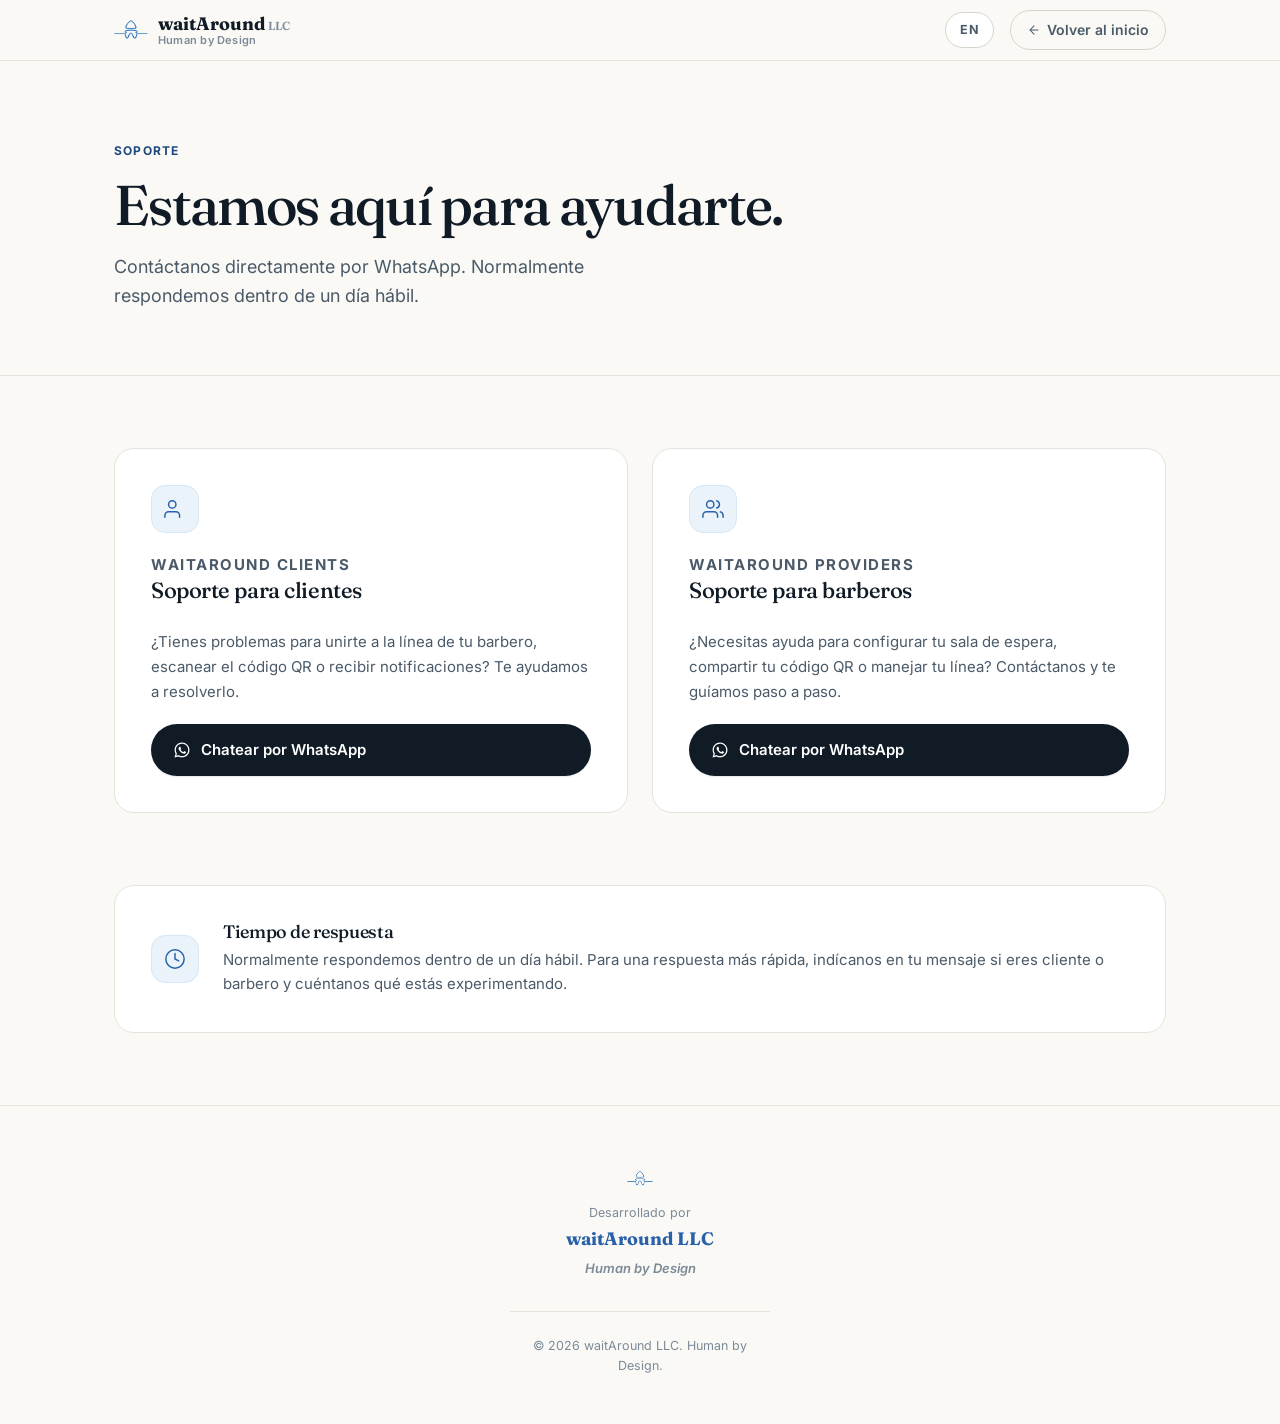
<file: support-es.html>
<!DOCTYPE html>
<html lang="es">
<head>
<meta charset="UTF-8"/>
<meta name="viewport" content="width=device-width, initial-scale=1.0"/>
<title>Soporte — waitAround LLC</title>
<meta name="description" content="Obtén ayuda con waitAround Clients o waitAround Providers. Contáctanos directamente por WhatsApp."/>
<meta name="robots" content="index, follow"/>
<meta property="og:title" content="Soporte — waitAround LLC"/>
<meta property="og:description" content="Obtén ayuda con waitAround Clients o waitAround Providers."/>
<meta property="og:type" content="website"/>
<meta property="og:url" content="https://waitaroundllc.com/support-es"/>
<link rel="preconnect" href="https://fonts.googleapis.com"/>
<link rel="preconnect" href="https://fonts.gstatic.com" crossorigin/>
<link href="https://fonts.googleapis.com/css2?family=Fraunces:ital,opsz,wght@0,9..144,400;0,9..144,500;0,9..144,600;1,9..144,400;1,9..144,500&family=Inter:wght@400;500;600;700&display=swap" rel="stylesheet"/>
<style>
:root {
  --ink:        #101B26;
  --ink-soft:   #4B5A68;
  --ink-faint:  #7C8A97;
  --accent:     #2961A9;
  --accent-dark:#1E4A80;
  --accent-tint:#EAF2FA;
  --accent-ts:  #D8E7F5;
  --bg:         #FAF9F6;
  --surface:    #FFFFFF;
  --border:     #E4E3DC;
  --border-s:   #D6D4CA;
  --ff-d: 'Fraunces', Georgia, serif;
  --ff-b: 'Inter', -apple-system, BlinkMacSystemFont, sans-serif;
  --ease-out: cubic-bezier(0.16,1,0.3,1);
  --fast: 180ms; --slow: 700ms;
  --sh-sm: 0 1px 2px rgba(16,27,38,.06),0 1px 1px rgba(16,27,38,.04);
  --sh-md: 0 8px 24px rgba(16,27,38,.08),0 2px 8px rgba(16,27,38,.05);
}
@media(prefers-reduced-motion:reduce){*,*::before,*::after{animation-duration:.001ms!important;transition-duration:.001ms!important;}}
*,*::before,*::after{box-sizing:border-box;margin:0;padding:0;}
html{scroll-behavior:smooth;-webkit-text-size-adjust:100%;}
body{min-height:100vh;display:flex;flex-direction:column;background:var(--bg);color:var(--ink);font-family:var(--ff-b);font-size:16px;line-height:1.6;-webkit-font-smoothing:antialiased;}
img{max-width:100%;display:block;}
a{color:var(--accent);text-decoration:none;transition:color var(--fast);}
a:hover{color:var(--accent-dark);}
p{margin:0 0 1rem;}
h1,h2,h3{font-family:var(--ff-d);font-weight:500;line-height:1.1;margin:0;color:var(--ink);letter-spacing:-.02em;}
:focus-visible{outline:2px solid var(--accent);outline-offset:3px;border-radius:4px;}
.wrap{max-width:1100px;margin:0 auto;padding:0 24px;}

/* NAV */
.nav{position:sticky;top:0;z-index:100;background:rgba(250,249,246,.9);backdrop-filter:blur(16px) saturate(160%);-webkit-backdrop-filter:blur(16px) saturate(160%);border-bottom:1px solid var(--border);}
.nav__in{display:flex;align-items:center;justify-content:space-between;height:60px;gap:16px;}
.nav__brand{display:flex;align-items:center;gap:10px;text-decoration:none;margin-right:auto;}
.brand-mark img{width:34px;height:auto;}
.nav__brand-text{display:flex;flex-direction:column;line-height:1.2;}
.nav__word{font-family:var(--ff-d);font-size:18px;font-weight:700;color:var(--ink);white-space:nowrap;}
.nav__suffix{font-size:.65em;font-weight:600;color:var(--ink-faint);}
.nav__tagline{font-size:11px;font-weight:600;letter-spacing:.02em;color:var(--ink-faint);}
.nav__back{display:inline-flex;align-items:center;gap:6px;font-size:14px;font-weight:600;color:var(--ink-soft);padding:8px 16px;border-radius:999px;border:1px solid var(--border-s);transition:color var(--fast),border-color var(--fast),transform var(--fast);}
.nav__back:hover{color:var(--accent-dark);border-color:var(--accent);transform:translateY(-1px);}
.nav__back svg{transition:transform var(--fast);}
.nav__back:hover svg{transform:translateX(-2px);}

/* HERO */
.hero{padding:80px 0 64px;border-bottom:1px solid var(--border);}
.eyebrow{display:block;font-size:12px;font-weight:700;letter-spacing:.1em;text-transform:uppercase;color:var(--accent-dark);margin-bottom:14px;}
.hero h1{font-size:clamp(36px,5vw,56px);margin-bottom:16px;letter-spacing:-.03em;}
.hero__sub{font-size:clamp(16px,2vw,18px);color:var(--ink-soft);line-height:1.65;max-width:480px;margin:0;}

/* LANG TOGGLE */
.lang-toggle{display:inline-flex;align-items:center;background:var(--surface);border:1px solid var(--border-s);border-radius:999px;padding:3px;gap:2px;}
.lang-btn{border:none;background:transparent;color:var(--ink-soft);font-size:12.5px;font-weight:700;letter-spacing:.03em;padding:6px 12px;border-radius:999px;cursor:pointer;transition:background var(--fast),color var(--fast);font-family:var(--ff-b);}
.lang-btn.is-active{background:var(--ink);color:#fff;}
.lang-btn:not(.is-active):hover{color:var(--ink);}
.lang-btn-link{font-size:12.5px;font-weight:700;letter-spacing:.03em;padding:7px 14px;border-radius:999px;border:1px solid var(--border-s);background:var(--surface);color:var(--ink-soft);transition:color var(--fast),border-color var(--fast);}
.lang-btn-link:hover{color:var(--accent);border-color:var(--accent);}

/* CARDS */
.cards-section{padding:72px 0;}
.cards-grid{display:grid;grid-template-columns:1fr 1fr;gap:24px;}
.support-card{background:var(--surface);border:1px solid var(--border);border-radius:20px;padding:36px;display:flex;flex-direction:column;gap:20px;transition:border-color var(--fast),box-shadow var(--fast);}
.support-card:hover{border-color:var(--accent-ts);box-shadow:var(--sh-md);}
.support-card__icon{width:48px;height:48px;border-radius:14px;background:var(--accent-tint);border:1px solid var(--accent-ts);display:flex;align-items:center;justify-content:center;color:var(--accent);flex-shrink:0;}
.support-card__label{font-size:11px;font-weight:700;letter-spacing:.1em;text-transform:uppercase;color:var(--accent-dark);margin-bottom:6px;}
.support-card h2{font-size:22px;margin-bottom:8px;}
.support-card p{font-size:15px;color:var(--ink-soft);line-height:1.65;margin:0;flex:1;}
.wa-btn{display:inline-flex;align-items:center;gap:10px;padding:14px 22px;border-radius:999px;background:var(--ink);color:#fff;font-family:var(--ff-b);font-size:15px;font-weight:600;text-decoration:none;transition:background var(--fast),transform var(--fast);box-shadow:var(--sh-sm);margin-top:auto;}
.wa-btn:hover{background:#25D366;color:#fff;transform:translateY(-2px);box-shadow:var(--sh-md);}

/* RESPONSE TIME */
.response{padding:0 0 72px;}
.response__inner{background:var(--surface);border:1px solid var(--border);border-radius:20px;padding:36px;display:flex;align-items:center;gap:24px;}
.response__icon{width:48px;height:48px;border-radius:14px;background:var(--accent-tint);border:1px solid var(--accent-ts);display:flex;align-items:center;justify-content:center;color:var(--accent);flex-shrink:0;}
.response__text h3{font-size:18px;margin-bottom:6px;}
.response__text p{font-size:15px;color:var(--ink-soft);line-height:1.6;margin:0;}

/* REVEAL */
[data-r]{opacity:0;transform:translateY(20px);transition:opacity var(--slow) var(--ease-out),transform var(--slow) var(--ease-out);transition-delay:calc(var(--d,0)*1ms);}
[data-r].on{opacity:1;transform:none;}

/* FOOTER */
.footer{padding:64px 0 32px;background:var(--bg);border-top:1px solid var(--border);text-align:center;margin-top:auto;}
.footer__inner{display:flex;flex-direction:column;align-items:center;}
.footer__mark{width:26px;height:auto;opacity:.8;margin-bottom:16px;}
.footer__badge-label{font-size:12.5px;color:var(--ink-faint);margin-bottom:2px;}
.footer__badge-name{font-family:var(--ff-d);font-weight:700;font-size:18px;color:var(--accent);transition:color var(--fast);}
.footer__badge-name:hover{color:var(--accent-dark);}
.footer__badge-slogan{font-size:13px;font-weight:600;color:var(--ink-faint);margin-top:4px;margin-bottom:32px;font-style:italic;}
.footer__legal{font-size:12.5px;color:var(--ink-faint);padding-top:24px;border-top:1px solid var(--border);width:100%;max-width:260px;}

/* RESPONSIVE */
@media(max-width:680px){
  .cards-grid{grid-template-columns:1fr;}
  .response__inner{flex-direction:column;align-items:flex-start;}
}
@media(max-width:540px){
  .wrap{padding:0 16px;}
  .hero{padding:56px 0 48px;}
}
</style>
</head>
<body>

<!-- NAV -->
<header class="nav">
  <div class="nav__in wrap">
    <a href="https://waitaroundllc.com/" class="nav__brand" aria-label="waitAround LLC — inicio">
      <span class="brand-mark" aria-hidden="true">
        <img src="assets/waitaround-logo.png" alt="" width="34" onerror="this.style.display='none'">
      </span>
      <span class="nav__brand-text">
        <span class="nav__word">waitAround<span class="nav__suffix">&nbsp;LLC</span></span>
        <span class="nav__tagline">Human by Design</span>
      </span>
    </a>
    <a href="/support" class="lang-btn-link" aria-label="View in English">EN</a>
    <a href="https://waitaroundllc.com/" class="nav__back">
      <svg width="14" height="14" viewBox="0 0 24 24" fill="none" aria-hidden="true">
        <path d="M19 12H5M12 5l-7 7 7 7" stroke="currentColor" stroke-width="1.8" stroke-linecap="round" stroke-linejoin="round"/>
      </svg>
      Volver al inicio
    </a>
  </div>
</header>

<main id="main">

  <!-- HERO -->
  <section class="hero">
    <div class="wrap">
      <p class="eyebrow" data-r>Soporte</p>
      <h1 data-r style="--d:60">Estamos aqu&iacute; para ayudarte.</h1>
      <p class="hero__sub" data-r style="--d:120">Cont&aacute;ctanos directamente por WhatsApp. Normalmente respondemos dentro de un d&iacute;a h&aacute;bil.</p>
    </div>
  </section>

  <!-- CONTACT CARDS -->
  <section class="cards-section">
    <div class="wrap">
      <div class="cards-grid">

        <!-- Clients -->
        <div class="support-card" data-r style="--d:0">
          <div class="support-card__icon" aria-hidden="true">
            <svg width="22" height="22" viewBox="0 0 24 24" fill="none">
              <path d="M17 21v-2a4 4 0 0 0-4-4H5a4 4 0 0 0-4 4v2" stroke="currentColor" stroke-width="1.6" stroke-linecap="round" stroke-linejoin="round"/>
              <circle cx="9" cy="7" r="4" stroke="currentColor" stroke-width="1.6"/>
            </svg>
          </div>
          <div>
            <p class="support-card__label">waitAround Clients</p>
            <h2>Soporte para clientes</h2>
          </div>
          <p>&iquest;Tienes problemas para unirte a la l&iacute;nea de tu barbero, escanear el c&oacute;digo QR o recibir notificaciones? Te ayudamos a resolverlo.</p>
          <a href="https://wa.me/18564484646?text=Hola%20waitAround%20LLC%2C%20necesito%20ayuda%20con%20waitAround%20Clients." target="_blank" rel="noopener noreferrer" class="wa-btn" aria-label="Contactar soporte de waitAround Clients por WhatsApp">
            <svg width="18" height="18" viewBox="0 0 24 24" fill="currentColor" aria-hidden="true"><path d="M12.04 2C6.58 2 2.13 6.45 2.13 11.91c0 1.75.46 3.45 1.32 4.95L2 22l5.29-1.39a9.9 9.9 0 0 0 4.75 1.21h.01c5.46 0 9.91-4.45 9.91-9.91 0-2.65-1.03-5.14-2.9-7.01A9.85 9.85 0 0 0 12.04 2Zm0 1.67c2.2 0 4.27.86 5.82 2.42a8.2 8.2 0 0 1 2.42 5.82c0 4.54-3.7 8.24-8.25 8.24a8.2 8.2 0 0 1-4.19-1.15l-.3-.18-3.14.82.84-3.06-.2-.31a8.18 8.18 0 0 1-1.26-4.38c0-4.55 3.7-8.24 8.26-8.24Zm-3.1 4.15c-.16 0-.42.06-.64.3-.22.24-.85.83-.85 2.03s.87 2.36.99 2.52c.12.16 1.7 2.6 4.18 3.64.58.25 1.04.4 1.39.51.59.19 1.12.16 1.54.1.47-.07 1.44-.59 1.64-1.16.2-.57.2-1.06.14-1.16-.06-.1-.22-.16-.46-.28-.24-.12-1.44-.71-1.66-.79-.22-.08-.38-.12-.55.12-.16.24-.63.79-.77.95-.14.16-.28.18-.52.06-.24-.12-1.02-.38-1.94-1.2-.72-.64-1.2-1.43-1.34-1.67-.14-.24-.02-.37.1-.49.11-.11.24-.28.36-.42.12-.14.16-.24.24-.4.08-.16.04-.3-.02-.42-.06-.12-.55-1.35-.76-1.84-.2-.48-.4-.42-.55-.42Z"/></svg>
            Chatear por WhatsApp
          </a>
        </div>

        <!-- Providers -->
        <div class="support-card" data-r style="--d:100">
          <div class="support-card__icon" aria-hidden="true">
            <svg width="22" height="22" viewBox="0 0 24 24" fill="none">
              <path d="M17 21v-2a4 4 0 0 0-4-4H5a4 4 0 0 0-4 4v2" stroke="currentColor" stroke-width="1.6" stroke-linecap="round" stroke-linejoin="round"/>
              <circle cx="9" cy="7" r="4" stroke="currentColor" stroke-width="1.6"/>
              <path d="M23 21v-2a4 4 0 0 0-3-3.87M16 3.13a4 4 0 0 1 0 7.75" stroke="currentColor" stroke-width="1.6" stroke-linecap="round"/>
            </svg>
          </div>
          <div>
            <p class="support-card__label">waitAround Providers</p>
            <h2>Soporte para barberos</h2>
          </div>
          <p>&iquest;Necesitas ayuda para configurar tu sala de espera, compartir tu c&oacute;digo QR o manejar tu l&iacute;nea? Cont&aacute;ctanos y te gu&iacute;amos paso a paso.</p>
          <a href="https://wa.me/18564484646?text=Hola%20waitAround%20LLC%2C%20necesito%20ayuda%20con%20waitAround%20Providers." target="_blank" rel="noopener noreferrer" class="wa-btn" aria-label="Contactar soporte de waitAround Providers por WhatsApp">
            <svg width="18" height="18" viewBox="0 0 24 24" fill="currentColor" aria-hidden="true"><path d="M12.04 2C6.58 2 2.13 6.45 2.13 11.91c0 1.75.46 3.45 1.32 4.95L2 22l5.29-1.39a9.9 9.9 0 0 0 4.75 1.21h.01c5.46 0 9.91-4.45 9.91-9.91 0-2.65-1.03-5.14-2.9-7.01A9.85 9.85 0 0 0 12.04 2Zm0 1.67c2.2 0 4.27.86 5.82 2.42a8.2 8.2 0 0 1 2.42 5.82c0 4.54-3.7 8.24-8.25 8.24a8.2 8.2 0 0 1-4.19-1.15l-.3-.18-3.14.82.84-3.06-.2-.31a8.18 8.18 0 0 1-1.26-4.38c0-4.55 3.7-8.24 8.26-8.24Zm-3.1 4.15c-.16 0-.42.06-.64.3-.22.24-.85.83-.85 2.03s.87 2.36.99 2.52c.12.16 1.7 2.6 4.18 3.64.58.25 1.04.4 1.39.51.59.19 1.12.16 1.54.1.47-.07 1.44-.59 1.64-1.16.2-.57.2-1.06.14-1.16-.06-.1-.22-.16-.46-.28-.24-.12-1.44-.71-1.66-.79-.22-.08-.38-.12-.55.12-.16.24-.63.79-.77.95-.14.16-.28.18-.52.06-.24-.12-1.02-.38-1.94-1.2-.72-.64-1.2-1.43-1.34-1.67-.14-.24-.02-.37.1-.49.11-.11.24-.28.36-.42.12-.14.16-.24.24-.4.08-.16.04-.3-.02-.42-.06-.12-.55-1.35-.76-1.84-.2-.48-.4-.42-.55-.42Z"/></svg>
            Chatear por WhatsApp
          </a>
        </div>

      </div>
    </div>
  </section>

  <!-- RESPONSE TIME -->
  <section class="response">
    <div class="wrap">
      <div class="response__inner" data-r>
        <div class="response__icon" aria-hidden="true">
          <svg width="22" height="22" viewBox="0 0 24 24" fill="none">
            <circle cx="12" cy="12" r="10" stroke="currentColor" stroke-width="1.6"/>
            <path d="M12 6v6l4 2" stroke="currentColor" stroke-width="1.6" stroke-linecap="round"/>
          </svg>
        </div>
        <div class="response__text">
          <h3>Tiempo de respuesta</h3>
          <p>Normalmente respondemos dentro de un d&iacute;a h&aacute;bil. Para una respuesta m&aacute;s r&aacute;pida, ind&iacute;canos en tu mensaje si eres cliente o barbero y cu&eacute;ntanos qu&eacute; est&aacute;s experimentando.</p>
        </div>
      </div>
    </div>
  </section>

</main>

<!-- FOOTER -->
<footer class="footer">
  <div class="wrap footer__inner">
    <img class="footer__mark" src="assets/waitaround-logo.png" alt="" width="26" height="17" onerror="this.style.display='none'">
    <p class="footer__badge-label">Desarrollado por</p>
    <a href="https://waitaroundllc.com/" class="footer__badge-name">waitAround LLC</a>
    <p class="footer__badge-slogan">Human by Design</p>
    <p class="footer__legal">&copy; <span id="yr"></span> waitAround LLC. Human by Design.</p>
  </div>
</footer>

<script>
document.getElementById('yr').textContent = new Date().getFullYear();
var io = new IntersectionObserver(function(es) {
  es.forEach(function(e) { if (e.isIntersecting) { e.target.classList.add('on'); io.unobserve(e.target); } });
}, { threshold: 0.1 });
document.querySelectorAll('[data-r]').forEach(function(el) { io.observe(el); });
</script>
</body>
</html>
</file>
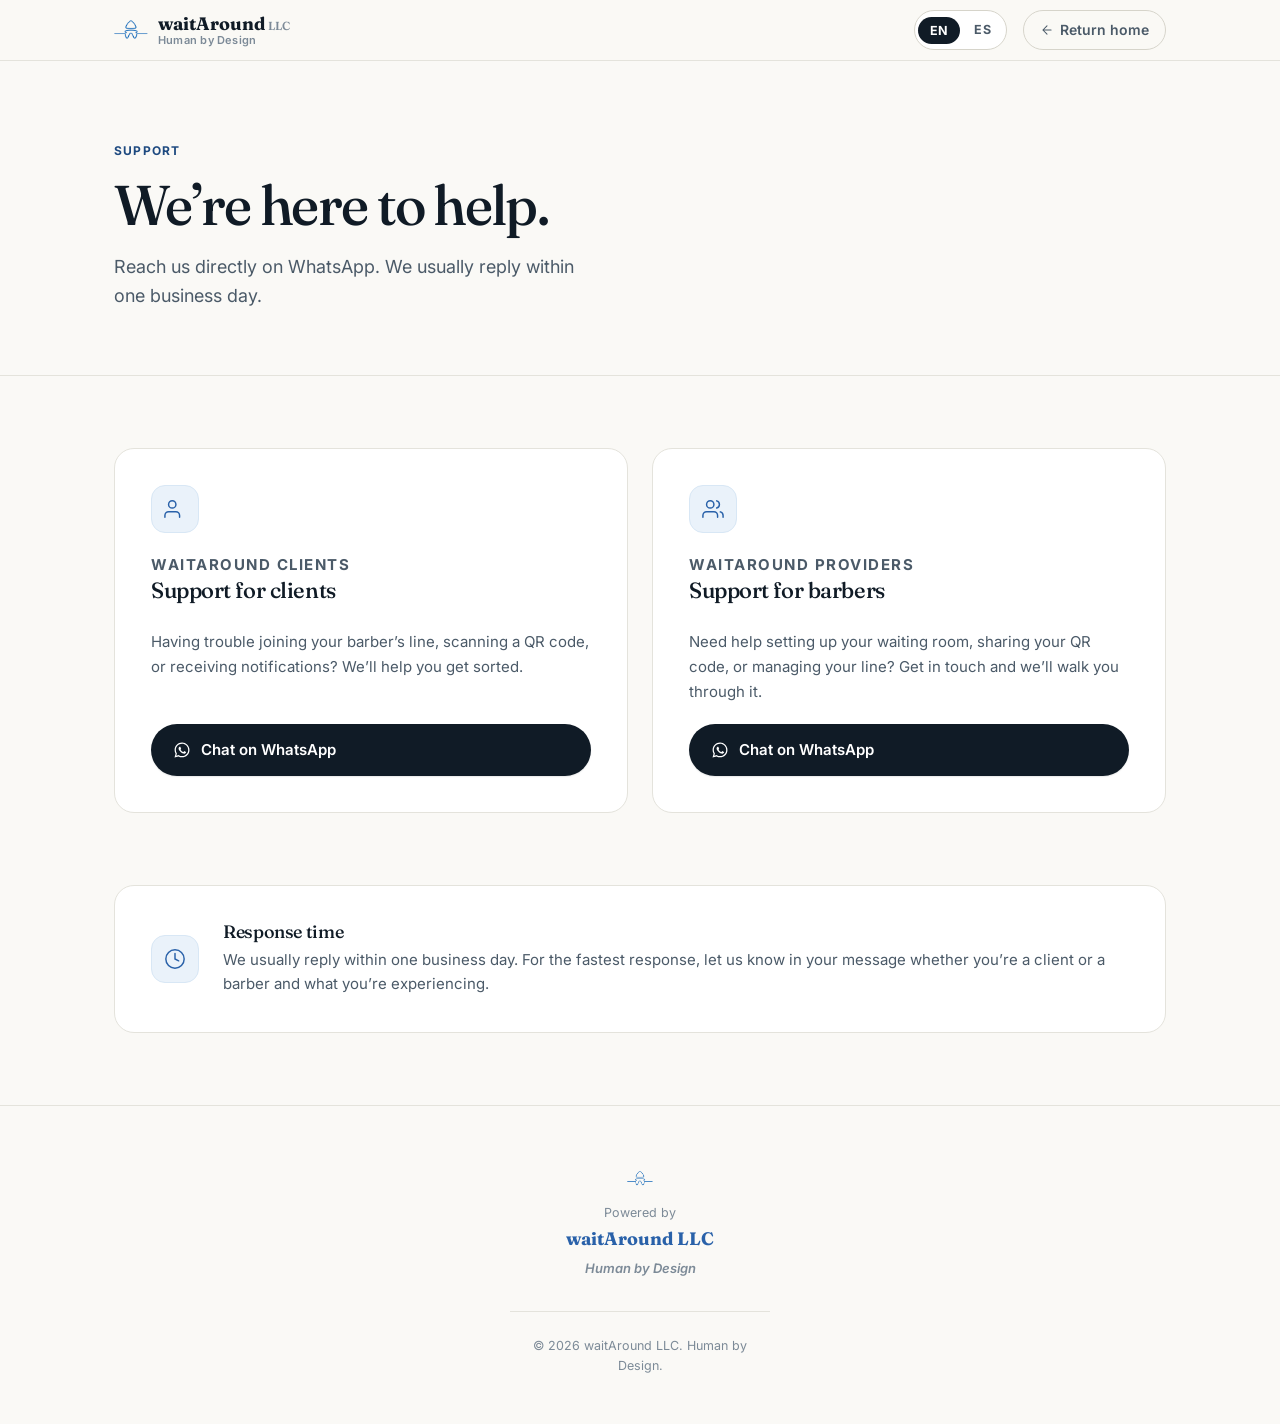
<file: support.html>
<!DOCTYPE html>
<html lang="en">
<head>
<meta charset="UTF-8"/>
<meta name="viewport" content="width=device-width, initial-scale=1.0"/>
<title>Support — waitAround LLC</title>
<meta name="description" content="Get support for waitAround Clients or waitAround Providers. Reach us directly on WhatsApp."/>
<meta name="robots" content="index, follow"/>
<meta property="og:title" content="Support — waitAround LLC"/>
<meta property="og:description" content="Get support for waitAround Clients or waitAround Providers."/>
<meta property="og:type" content="website"/>
<meta property="og:url" content="https://waitaroundllc.com/support"/>
<link rel="preconnect" href="https://fonts.googleapis.com"/>
<link rel="preconnect" href="https://fonts.gstatic.com" crossorigin/>
<link href="https://fonts.googleapis.com/css2?family=Fraunces:ital,opsz,wght@0,9..144,400;0,9..144,500;0,9..144,600;1,9..144,400;1,9..144,500&family=Inter:wght@400;500;600;700&display=swap" rel="stylesheet"/>
<style>
:root {
  --ink:        #101B26;
  --ink-soft:   #4B5A68;
  --ink-faint:  #7C8A97;
  --accent:     #2961A9;
  --accent-dark:#1E4A80;
  --accent-tint:#EAF2FA;
  --accent-ts:  #D8E7F5;
  --bg:         #FAF9F6;
  --surface:    #FFFFFF;
  --border:     #E4E3DC;
  --border-s:   #D6D4CA;
  --ff-d: 'Fraunces', Georgia, serif;
  --ff-b: 'Inter', -apple-system, BlinkMacSystemFont, sans-serif;
  --ease-out: cubic-bezier(0.16,1,0.3,1);
  --fast: 180ms; --slow: 700ms;
  --sh-sm: 0 1px 2px rgba(16,27,38,.06),0 1px 1px rgba(16,27,38,.04);
  --sh-md: 0 8px 24px rgba(16,27,38,.08),0 2px 8px rgba(16,27,38,.05);
}
@media(prefers-reduced-motion:reduce){*,*::before,*::after{animation-duration:.001ms!important;transition-duration:.001ms!important;}}
*,*::before,*::after{box-sizing:border-box;margin:0;padding:0;}
html{scroll-behavior:smooth;-webkit-text-size-adjust:100%;}
body{min-height:100vh;display:flex;flex-direction:column;background:var(--bg);color:var(--ink);font-family:var(--ff-b);font-size:16px;line-height:1.6;-webkit-font-smoothing:antialiased;}
img{max-width:100%;display:block;}
a{color:var(--accent);text-decoration:none;transition:color var(--fast);}
a:hover{color:var(--accent-dark);}
p{margin:0 0 1rem;}
h1,h2,h3{font-family:var(--ff-d);font-weight:500;line-height:1.1;margin:0;color:var(--ink);letter-spacing:-.02em;}
:focus-visible{outline:2px solid var(--accent);outline-offset:3px;border-radius:4px;}
.wrap{max-width:1100px;margin:0 auto;padding:0 24px;}

/* NAV */
.nav{position:sticky;top:0;z-index:100;background:rgba(250,249,246,.9);backdrop-filter:blur(16px) saturate(160%);-webkit-backdrop-filter:blur(16px) saturate(160%);border-bottom:1px solid var(--border);}
.nav__in{display:flex;align-items:center;justify-content:space-between;height:60px;gap:16px;}
.nav__brand{display:flex;align-items:center;gap:10px;text-decoration:none;margin-right:auto;}
.brand-mark img{width:34px;height:auto;}
.nav__brand-text{display:flex;flex-direction:column;line-height:1.2;}
.nav__word{font-family:var(--ff-d);font-size:18px;font-weight:700;color:var(--ink);white-space:nowrap;}
.nav__suffix{font-size:.65em;font-weight:600;color:var(--ink-faint);}
.nav__tagline{font-size:11px;font-weight:600;letter-spacing:.02em;color:var(--ink-faint);}
.nav__back{display:inline-flex;align-items:center;gap:6px;font-size:14px;font-weight:600;color:var(--ink-soft);padding:8px 16px;border-radius:999px;border:1px solid var(--border-s);transition:color var(--fast),border-color var(--fast),transform var(--fast);}
.nav__back:hover{color:var(--accent-dark);border-color:var(--accent);transform:translateY(-1px);}
.nav__back svg{transition:transform var(--fast);}
.nav__back:hover svg{transform:translateX(-2px);}

/* HERO */
.hero{padding:80px 0 64px;border-bottom:1px solid var(--border);}
.eyebrow{display:block;font-size:12px;font-weight:700;letter-spacing:.1em;text-transform:uppercase;color:var(--accent-dark);margin-bottom:14px;}
.hero h1{font-size:clamp(36px,5vw,56px);margin-bottom:16px;letter-spacing:-.03em;}
.hero__sub{font-size:clamp(16px,2vw,18px);color:var(--ink-soft);line-height:1.65;max-width:480px;margin:0;}

/* CARDS */
.cards-section{padding:72px 0;}
.cards-grid{display:grid;grid-template-columns:1fr 1fr;gap:24px;}
.support-card{background:var(--surface);border:1px solid var(--border);border-radius:20px;padding:36px;display:flex;flex-direction:column;gap:20px;transition:border-color var(--fast),box-shadow var(--fast);}
.support-card:hover{border-color:var(--accent-ts);box-shadow:var(--sh-md);}
.support-card__icon{width:48px;height:48px;border-radius:14px;background:var(--accent-tint);border:1px solid var(--accent-ts);display:flex;align-items:center;justify-content:center;color:var(--accent);flex-shrink:0;}
.support-card__label{font-size:11px;font-weight:700;letter-spacing:.1em;text-transform:uppercase;color:var(--accent-dark);margin-bottom:6px;}
.support-card h2{font-size:22px;margin-bottom:8px;}
.support-card p{font-size:15px;color:var(--ink-soft);line-height:1.65;margin:0;flex:1;}
.wa-btn{display:inline-flex;align-items:center;gap:10px;padding:14px 22px;border-radius:999px;background:var(--ink);color:#fff;font-family:var(--ff-b);font-size:15px;font-weight:600;text-decoration:none;transition:background var(--fast),transform var(--fast);box-shadow:var(--sh-sm);margin-top:auto;}
.wa-btn:hover{background:#25D366;color:#fff;transform:translateY(-2px);box-shadow:var(--sh-md);}
.wa-btn svg{flex-shrink:0;}

/* RESPONSE TIME */
.response{padding:0 0 72px;}
.response__inner{background:var(--surface);border:1px solid var(--border);border-radius:20px;padding:36px;display:flex;align-items:center;gap:24px;}
.response__icon{width:48px;height:48px;border-radius:14px;background:var(--accent-tint);border:1px solid var(--accent-ts);display:flex;align-items:center;justify-content:center;color:var(--accent);flex-shrink:0;}
.response__text h3{font-size:18px;margin-bottom:6px;}
.response__text p{font-size:15px;color:var(--ink-soft);line-height:1.6;margin:0;}

/* REVEAL */
[data-r]{opacity:0;transform:translateY(20px);transition:opacity var(--slow) var(--ease-out),transform var(--slow) var(--ease-out);transition-delay:calc(var(--d,0)*1ms);}
[data-r].on{opacity:1;transform:none;}

/* FOOTER */
.footer{padding:64px 0 32px;background:var(--bg);border-top:1px solid var(--border);text-align:center;margin-top:auto;}
.footer__inner{display:flex;flex-direction:column;align-items:center;}
.footer__mark{width:26px;height:auto;opacity:.8;margin-bottom:16px;}
.footer__badge-label{font-size:12.5px;color:var(--ink-faint);margin-bottom:2px;}
.footer__badge-name{font-family:var(--ff-d);font-weight:700;font-size:18px;color:var(--accent);transition:color var(--fast);}
.footer__badge-name:hover{color:var(--accent-dark);}
.footer__badge-slogan{font-size:13px;font-weight:600;color:var(--ink-faint);margin-top:4px;margin-bottom:32px;font-style:italic;}
.footer__legal{font-size:12.5px;color:var(--ink-faint);padding-top:24px;border-top:1px solid var(--border);width:100%;max-width:260px;}

/* LANG TOGGLE */
.lang-toggle{display:inline-flex;align-items:center;background:var(--surface);border:1px solid var(--border-s);border-radius:999px;padding:3px;gap:2px;}
.lang-btn{border:none;background:transparent;color:var(--ink-soft);font-size:12.5px;font-weight:700;letter-spacing:.03em;padding:6px 12px;border-radius:999px;cursor:pointer;transition:background var(--fast),color var(--fast);font-family:var(--ff-b);text-decoration:none;}
.lang-btn.is-active{background:var(--ink);color:#fff;}
.lang-btn:not(.is-active):hover{color:var(--ink);}

/* RESPONSIVE */
@media(max-width:680px){
  .cards-grid{grid-template-columns:1fr;}
  .response__inner{flex-direction:column;align-items:flex-start;}
}
@media(max-width:540px){
  .wrap{padding:0 16px;}
  .hero{padding:56px 0 48px;}
}
</style>
</head>
<body>

<!-- NAV -->
<header class="nav">
  <div class="nav__in wrap">
    <a href="https://waitaroundllc.com/" class="nav__brand" aria-label="waitAround LLC home">
      <span class="brand-mark" aria-hidden="true">
        <img src="assets/waitaround-logo.png" alt="" width="34" onerror="this.style.display='none'">
      </span>
      <span class="nav__brand-text">
        <span class="nav__word">waitAround<span class="nav__suffix">&nbsp;LLC</span></span>
        <span class="nav__tagline">Human by Design</span>
      </span>
    </a>
    <div class="lang-toggle" role="group" aria-label="Language">
      <button type="button" class="lang-btn is-active" aria-current="true">EN</button>
      <a href="/support-es" class="lang-btn" aria-label="Ver en español">ES</a>
    </div>
    <a href="https://waitaroundllc.com/" class="nav__back">
      <svg width="14" height="14" viewBox="0 0 24 24" fill="none" aria-hidden="true">
        <path d="M19 12H5M12 5l-7 7 7 7" stroke="currentColor" stroke-width="1.8" stroke-linecap="round" stroke-linejoin="round"/>
      </svg>
      Return home
    </a>
  </div>
</header>

<main id="main">

  <!-- HERO -->
  <section class="hero">
    <div class="wrap">
      <p class="eyebrow" data-r>Support</p>
      <h1 data-r style="--d:60">We&rsquo;re here to help.</h1>
      <p class="hero__sub" data-r style="--d:120">Reach us directly on WhatsApp. We usually reply within one business day.</p>
    </div>
  </section>

  <!-- CONTACT CARDS -->
  <section class="cards-section">
    <div class="wrap">
      <div class="cards-grid">

        <!-- Clients -->
        <div class="support-card" data-r style="--d:0">
          <div class="support-card__icon" aria-hidden="true">
            <svg width="22" height="22" viewBox="0 0 24 24" fill="none">
              <path d="M17 21v-2a4 4 0 0 0-4-4H5a4 4 0 0 0-4 4v2" stroke="currentColor" stroke-width="1.6" stroke-linecap="round" stroke-linejoin="round"/>
              <circle cx="9" cy="7" r="4" stroke="currentColor" stroke-width="1.6"/>
            </svg>
          </div>
          <div>
            <p class="support-card__label">waitAround Clients</p>
            <h2>Support for clients</h2>
          </div>
          <p>Having trouble joining your barber&rsquo;s line, scanning a QR code, or receiving notifications? We&rsquo;ll help you get sorted.</p>
          <a href="https://wa.me/18564484646?text=Hi%20waitAround%20LLC%2C%20I%20need%20help%20with%20waitAround%20Clients." target="_blank" rel="noopener noreferrer" class="wa-btn" aria-label="Contact support for waitAround Clients on WhatsApp">
            <svg width="18" height="18" viewBox="0 0 24 24" fill="currentColor" aria-hidden="true"><path d="M12.04 2C6.58 2 2.13 6.45 2.13 11.91c0 1.75.46 3.45 1.32 4.95L2 22l5.29-1.39a9.9 9.9 0 0 0 4.75 1.21h.01c5.46 0 9.91-4.45 9.91-9.91 0-2.65-1.03-5.14-2.9-7.01A9.85 9.85 0 0 0 12.04 2Zm0 1.67c2.2 0 4.27.86 5.82 2.42a8.2 8.2 0 0 1 2.42 5.82c0 4.54-3.7 8.24-8.25 8.24a8.2 8.2 0 0 1-4.19-1.15l-.3-.18-3.14.82.84-3.06-.2-.31a8.18 8.18 0 0 1-1.26-4.38c0-4.55 3.7-8.24 8.26-8.24Zm-3.1 4.15c-.16 0-.42.06-.64.3-.22.24-.85.83-.85 2.03s.87 2.36.99 2.52c.12.16 1.7 2.6 4.18 3.64.58.25 1.04.4 1.39.51.59.19 1.12.16 1.54.1.47-.07 1.44-.59 1.64-1.16.2-.57.2-1.06.14-1.16-.06-.1-.22-.16-.46-.28-.24-.12-1.44-.71-1.66-.79-.22-.08-.38-.12-.55.12-.16.24-.63.79-.77.95-.14.16-.28.18-.52.06-.24-.12-1.02-.38-1.94-1.2-.72-.64-1.2-1.43-1.34-1.67-.14-.24-.02-.37.1-.49.11-.11.24-.28.36-.42.12-.14.16-.24.24-.4.08-.16.04-.3-.02-.42-.06-.12-.55-1.35-.76-1.84-.2-.48-.4-.42-.55-.42Z"/></svg>
            Chat on WhatsApp
          </a>
        </div>

        <!-- Providers -->
        <div class="support-card" data-r style="--d:100">
          <div class="support-card__icon" aria-hidden="true">
            <svg width="22" height="22" viewBox="0 0 24 24" fill="none">
              <path d="M17 21v-2a4 4 0 0 0-4-4H5a4 4 0 0 0-4 4v2" stroke="currentColor" stroke-width="1.6" stroke-linecap="round" stroke-linejoin="round"/>
              <circle cx="9" cy="7" r="4" stroke="currentColor" stroke-width="1.6"/>
              <path d="M23 21v-2a4 4 0 0 0-3-3.87M16 3.13a4 4 0 0 1 0 7.75" stroke="currentColor" stroke-width="1.6" stroke-linecap="round"/>
            </svg>
          </div>
          <div>
            <p class="support-card__label">waitAround Providers</p>
            <h2>Support for barbers</h2>
          </div>
          <p>Need help setting up your waiting room, sharing your QR code, or managing your line? Get in touch and we&rsquo;ll walk you through it.</p>
          <a href="https://wa.me/18564484646?text=Hi%20waitAround%20LLC%2C%20I%20need%20help%20with%20waitAround%20Providers." target="_blank" rel="noopener noreferrer" class="wa-btn" aria-label="Contact support for waitAround Providers on WhatsApp">
            <svg width="18" height="18" viewBox="0 0 24 24" fill="currentColor" aria-hidden="true"><path d="M12.04 2C6.58 2 2.13 6.45 2.13 11.91c0 1.75.46 3.45 1.32 4.95L2 22l5.29-1.39a9.9 9.9 0 0 0 4.75 1.21h.01c5.46 0 9.91-4.45 9.91-9.91 0-2.65-1.03-5.14-2.9-7.01A9.85 9.85 0 0 0 12.04 2Zm0 1.67c2.2 0 4.27.86 5.82 2.42a8.2 8.2 0 0 1 2.42 5.82c0 4.54-3.7 8.24-8.25 8.24a8.2 8.2 0 0 1-4.19-1.15l-.3-.18-3.14.82.84-3.06-.2-.31a8.18 8.18 0 0 1-1.26-4.38c0-4.55 3.7-8.24 8.26-8.24Zm-3.1 4.15c-.16 0-.42.06-.64.3-.22.24-.85.83-.85 2.03s.87 2.36.99 2.52c.12.16 1.7 2.6 4.18 3.64.58.25 1.04.4 1.39.51.59.19 1.12.16 1.54.1.47-.07 1.44-.59 1.64-1.16.2-.57.2-1.06.14-1.16-.06-.1-.22-.16-.46-.28-.24-.12-1.44-.71-1.66-.79-.22-.08-.38-.12-.55.12-.16.24-.63.79-.77.95-.14.16-.28.18-.52.06-.24-.12-1.02-.38-1.94-1.2-.72-.64-1.2-1.43-1.34-1.67-.14-.24-.02-.37.1-.49.11-.11.24-.28.36-.42.12-.14.16-.24.24-.4.08-.16.04-.3-.02-.42-.06-.12-.55-1.35-.76-1.84-.2-.48-.4-.42-.55-.42Z"/></svg>
            Chat on WhatsApp
          </a>
        </div>

      </div>
    </div>
  </section>

  <!-- RESPONSE TIME -->
  <section class="response">
    <div class="wrap">
      <div class="response__inner" data-r>
        <div class="response__icon" aria-hidden="true">
          <svg width="22" height="22" viewBox="0 0 24 24" fill="none">
            <circle cx="12" cy="12" r="10" stroke="currentColor" stroke-width="1.6"/>
            <path d="M12 6v6l4 2" stroke="currentColor" stroke-width="1.6" stroke-linecap="round"/>
          </svg>
        </div>
        <div class="response__text">
          <h3>Response time</h3>
          <p>We usually reply within one business day. For the fastest response, let us know in your message whether you&rsquo;re a client or a barber and what you&rsquo;re experiencing.</p>
        </div>
      </div>
    </div>
  </section>

</main>

<!-- FOOTER -->
<footer class="footer">
  <div class="wrap footer__inner">
    <img class="footer__mark" src="assets/waitaround-logo.png" alt="" width="26" height="17" onerror="this.style.display='none'">
    <p class="footer__badge-label">Powered by</p>
    <a href="https://waitaroundllc.com/" class="footer__badge-name">waitAround LLC</a>
    <p class="footer__badge-slogan">Human by Design</p>
    <p class="footer__legal">&copy; <span id="yr"></span> waitAround LLC. Human by Design.</p>
  </div>
</footer>

<script>
document.getElementById('yr').textContent = new Date().getFullYear();
var io = new IntersectionObserver(function(es) {
  es.forEach(function(e) { if (e.isIntersecting) { e.target.classList.add('on'); io.unobserve(e.target); } });
}, { threshold: 0.1 });
document.querySelectorAll('[data-r]').forEach(function(el) { io.observe(el); });
</script>
</body>
</html>
</file>
<file: css/style.css>
/* ============================================================
   waitAround LLC — Design tokens
   ============================================================ */
:root {
  --ink: #101B26;
  --ink-soft: #4B5A68;
  --ink-faint: #7C8A97;

  --accent: #2961A9;
  --accent-dark: #1E4A80;
  --accent-tint: #EAF2FA;
  --accent-tint-strong: #D8E7F5;

  --bg: #FAF9F6;
  --surface: #FFFFFF;
  --border: #E4E3DC;
  --border-strong: #D6D4CA;

  --font-display: 'Fraunces', Georgia, serif;
  --font-body: 'Inter', -apple-system, BlinkMacSystemFont, 'Segoe UI', sans-serif;

  --container: 1180px;

  --space-1: 8px;
  --space-2: 16px;
  --space-3: 24px;
  --space-4: 32px;
  --space-5: 48px;
  --space-6: 64px;
  --space-7: 96px;
  --space-8: 140px;

  --radius-sm: 10px;
  --radius-md: 18px;
  --radius-lg: 28px;
  --radius-pill: 999px;

  --ease-out: cubic-bezier(0.16, 1, 0.3, 1);
  --ease-in-out: cubic-bezier(0.65, 0, 0.35, 1);
  --dur-fast: 180ms;
  --dur-med: 320ms;
  --dur-slow: 700ms;

  --shadow-sm: 0 1px 2px rgba(16, 27, 38, 0.06), 0 1px 1px rgba(16, 27, 38, 0.04);
  --shadow-md: 0 8px 24px rgba(16, 27, 38, 0.08), 0 2px 8px rgba(16, 27, 38, 0.05);
  --shadow-lg: 0 24px 64px rgba(16, 27, 38, 0.14), 0 8px 24px rgba(16, 27, 38, 0.08);
}

@media (prefers-reduced-motion: reduce) {
  *, *::before, *::after {
    animation-duration: 0.001ms !important;
    animation-iteration-count: 1 !important;
    transition-duration: 0.001ms !important;
    scroll-behavior: auto !important;
  }
}

/* ============================================================
   Reset & base
   ============================================================ */
*, *::before, *::after { box-sizing: border-box; }
html {
  scroll-behavior: smooth;
  -webkit-text-size-adjust: 100%;
}
body {
  margin: 0;
  background: var(--bg);
  color: var(--ink);
  font-family: var(--font-body);
  font-size: 16px;
  line-height: 1.6;
  -webkit-font-smoothing: antialiased;
  overflow-x: hidden;
}
img { max-width: 100%; display: block; }
a { color: inherit; text-decoration: none; }
button { font: inherit; cursor: pointer; }
ul, ol { list-style: none; margin: 0; padding: 0; }
h1, h2, h3 {
  font-family: var(--font-display);
  font-weight: 500;
  line-height: 1.15;
  margin: 0;
  color: var(--ink);
  letter-spacing: -0.01em;
}
p { margin: 0; }

.wrap {
  max-width: var(--container);
  margin: 0 auto;
  padding: 0 var(--space-3);
}

.skip-link {
  position: absolute;
  left: -9999px;
  top: 0;
  background: var(--ink);
  color: #fff;
  padding: 12px 20px;
  border-radius: var(--radius-sm);
  z-index: 1000;
}
.skip-link:focus {
  left: var(--space-2);
  top: var(--space-2);
}

:focus-visible {
  outline: 2px solid var(--accent);
  outline-offset: 3px;
  border-radius: 4px;
}

/* ============================================================
   Ambient background
   ============================================================ */
.ambient {
  position: fixed;
  inset: 0;
  z-index: -1;
  overflow: hidden;
  pointer-events: none;
}
.ambient__orb {
  position: absolute;
  border-radius: 50%;
  filter: blur(90px);
  opacity: 0.35;
  will-change: transform;
}
.ambient__orb--1 {
  width: 520px;
  height: 520px;
  top: -160px;
  right: -120px;
  background: radial-gradient(circle, var(--accent-tint-strong), transparent 70%);
  animation: driftA 26s var(--ease-in-out) infinite;
}
.ambient__orb--2 {
  width: 420px;
  height: 420px;
  top: 40%;
  left: -160px;
  background: radial-gradient(circle, var(--accent-tint), transparent 70%);
  animation: driftB 32s var(--ease-in-out) infinite;
}
@keyframes driftA {
  0%, 100% { transform: translate(0, 0); }
  50% { transform: translate(-40px, 50px); }
}
@keyframes driftB {
  0%, 100% { transform: translate(0, 0); }
  50% { transform: translate(50px, -30px); }
}

/* ============================================================
   Reveal-on-scroll utility
   ============================================================ */
[data-reveal] {
  opacity: 0;
  transform: translateY(22px);
  transition: opacity var(--dur-slow) var(--ease-out), transform var(--dur-slow) var(--ease-out);
  transition-delay: calc(var(--reveal-delay, 0) * 1ms);
}
[data-reveal].is-visible {
  opacity: 1;
  transform: translateY(0);
}

/* ============================================================
   Buttons
   ============================================================ */
.btn {
  display: inline-flex;
  align-items: center;
  gap: 8px;
  padding: 14px 26px;
  border-radius: var(--radius-pill);
  font-weight: 600;
  font-size: 15px;
  border: 1px solid transparent;
  transition: transform var(--dur-fast) var(--ease-out), box-shadow var(--dur-fast) var(--ease-out), background var(--dur-fast) var(--ease-out), color var(--dur-fast) var(--ease-out);
}
.btn svg { transition: transform var(--dur-fast) var(--ease-out); }
.btn:hover svg { transform: translateX(3px); }
.btn:active { transform: scale(0.97); }

.btn--primary {
  background: var(--accent);
  color: #fff;
  box-shadow: var(--shadow-sm);
}
.btn--primary:hover {
  background: var(--accent-dark);
  box-shadow: var(--shadow-md);
  transform: translateY(-2px);
}
.btn--ghost {
  background: transparent;
  color: var(--ink);
  border-color: var(--border-strong);
}
.btn--ghost:hover {
  border-color: var(--accent);
  color: var(--accent-dark);
  transform: translateY(-2px);
}
.btn--block { width: 100%; justify-content: center; }

/* ============================================================
   Nav
   ============================================================ */
.nav {
  position: fixed;
  top: 0;
  left: 0;
  right: 0;
  z-index: 100;
  padding: var(--space-3) 0;
  transition: padding var(--dur-med) var(--ease-out), background var(--dur-med) var(--ease-out), box-shadow var(--dur-med) var(--ease-out);
}
.nav.is-scrolled {
  padding: 14px 0;
  background: rgba(250, 249, 246, 0.78);
  backdrop-filter: blur(14px) saturate(140%);
  -webkit-backdrop-filter: blur(14px) saturate(140%);
  box-shadow: 0 1px 0 rgba(16, 27, 38, 0.06);
}
.nav__inner {
  position: relative;
  z-index: 95;
  display: flex;
  align-items: center;
  gap: var(--space-3);
}
.nav__brand {
  display: flex;
  align-items: center;
  gap: 10px;
  margin-right: auto;
}
.brand-mark { display: inline-flex; }
.brand-mark img { width: 34px; height: auto; }
.nav__word {
  font-family: var(--font-display);
  font-size: 19px;
  font-weight: 500;
  color: var(--ink);
  white-space: nowrap;
}
.nav__word-suffix {
  font-size: 0.66em;
  font-weight: 500;
  color: var(--ink-faint);
  letter-spacing: 0.02em;
}
.nav__brand-text {
  display: flex;
  flex-direction: column;
  line-height: 1.15;
}
.nav__tagline {
  font-size: 10.5px;
  font-weight: 600;
  letter-spacing: 0.03em;
  color: var(--ink-faint);
  margin-top: 1px;
}

.nav__links {
  display: flex;
  gap: var(--space-4);
}
.nav__links a {
  font-size: 15px;
  font-weight: 500;
  color: var(--ink-soft);
  position: relative;
  padding: 4px 0;
  transition: color var(--dur-fast) var(--ease-out);
}
.nav__links a::after {
  content: '';
  position: absolute;
  left: 0;
  bottom: -2px;
  width: 0;
  height: 2px;
  background: var(--accent);
  transition: width var(--dur-med) var(--ease-out);
}
.nav__links a:hover {
  color: var(--ink);
}
.nav__links a:hover::after { width: 100%; }

/* Language toggle */
.lang-toggle {
  display: inline-flex;
  align-items: center;
  background: var(--surface);
  border: 1px solid var(--border-strong);
  border-radius: var(--radius-pill);
  padding: 3px;
  gap: 2px;
}
.lang-btn {
  border: none;
  background: transparent;
  color: var(--ink-soft);
  font-size: 12.5px;
  font-weight: 700;
  letter-spacing: 0.03em;
  padding: 6px 12px;
  border-radius: var(--radius-pill);
  transition: background var(--dur-fast) var(--ease-out), color var(--dur-fast) var(--ease-out);
}
.lang-btn.is-active {
  background: var(--ink);
  color: #fff;
}
.lang-btn:not(.is-active):hover { color: var(--ink); }
.lang-toggle--mobile { margin-top: var(--space-3); align-self: flex-start; }

.nav__cta {
  display: inline-flex;
  align-items: center;
  gap: 6px;
  padding: 10px 20px;
  border-radius: var(--radius-pill);
  background: var(--ink);
  color: #fff;
  font-size: 14px;
  font-weight: 600;
  transition: background var(--dur-fast) var(--ease-out), transform var(--dur-fast) var(--ease-out);
  white-space: nowrap;
}
.nav__cta:hover { background: var(--accent); transform: translateY(-2px); }

.nav__toggle {
  display: none;
  flex-direction: column;
  justify-content: center;
  gap: 5px;
  width: 44px;
  height: 44px;
  background: transparent;
  border: none;
  padding: 0;
}
.nav__toggle span {
  width: 22px;
  height: 2px;
  background: var(--ink);
  transition: transform var(--dur-fast) var(--ease-out), opacity var(--dur-fast) var(--ease-out);
}
.nav__toggle[aria-expanded="true"] span:nth-child(1) { transform: translateY(7px) rotate(45deg); }
.nav__toggle[aria-expanded="true"] span:nth-child(2) { opacity: 0; }
.nav__toggle[aria-expanded="true"] span:nth-child(3) { transform: translateY(-7px) rotate(-45deg); }

.mobile-menu {
  position: fixed;
  inset: 0 0 auto 0;
  top: 0;
  padding-top: 96px;
  background: var(--bg);
  transform: translateY(-100%);
  opacity: 0;
  transition: transform var(--dur-med) var(--ease-in-out), opacity var(--dur-med) var(--ease-in-out);
  z-index: 90;
  height: 100dvh;
  overflow-y: auto;
}
.mobile-menu.is-open { transform: translateY(0); opacity: 1; }
.mobile-menu nav {
  display: flex;
  flex-direction: column;
  gap: var(--space-2);
  padding: 0 var(--space-3) var(--space-4);
}
.mobile-menu a {
  font-family: var(--font-display);
  font-size: 28px;
  font-weight: 500;
  padding: var(--space-2) 0;
  border-bottom: 1px solid var(--border);
}
.mobile-menu__cta {
  margin-top: var(--space-2);
  color: var(--accent) !important;
  border-bottom: none !important;
}

/* ============================================================
   Hero
   ============================================================ */
.hero {
  position: relative;
  min-height: 100dvh;
  display: flex;
  align-items: center;
  padding: 140px 0 var(--space-6);
  overflow: hidden;
}
.hero__inner {
  position: relative;
  z-index: 2;
  max-width: 760px;
}
.eyebrow {
  display: block;
  font-size: 13px;
  font-weight: 600;
  letter-spacing: 0.08em;
  text-transform: uppercase;
  color: var(--accent-dark);
  margin-bottom: var(--space-2);
}
.hero__title {
  font-size: clamp(40px, 6vw, 68px);
  margin-bottom: var(--space-3);
}
.hero__title .line { display: block; }
.hero__title em { color: var(--accent); font-style: italic; font-weight: 400; }
.hero__sub {
  font-size: clamp(17px, 2vw, 19px);
  color: var(--ink-soft);
  max-width: 560px;
  margin-bottom: var(--space-4);
}
.hero__actions {
  display: flex;
  gap: var(--space-2);
  flex-wrap: wrap;
}

.hero__mark {
  position: absolute;
  right: -8%;
  top: 50%;
  transform: translateY(-50%);
  z-index: 1;
  width: min(46vw, 620px);
  opacity: 0.1;
  animation: markFloat 10s var(--ease-in-out) infinite;
  pointer-events: none;
}
.hero__mark img { width: 100%; height: auto; }
@keyframes markFloat {
  0%, 100% { transform: translateY(-50%) translateX(0) rotate(0deg); }
  50% { transform: translateY(calc(-50% - 14px)) translateX(-6px) rotate(-2deg); }
}

/* ============================================================
   Sections
   ============================================================ */
.section {
  padding: var(--space-7) 0;
  position: relative;
}
.section--alt {
  background: var(--surface);
  border-top: 1px solid var(--border);
  border-bottom: 1px solid var(--border);
}
.section__head {
  max-width: 620px;
  margin-bottom: var(--space-6);
}
.section__head h2 {
  font-size: clamp(28px, 3.6vw, 40px);
}

/* Principles */
.principles {
  display: grid;
  grid-template-columns: repeat(3, 1fr);
  gap: var(--space-4);
}
.principle-card {
  padding: 0;
}
.principle-card:not(:first-child) {
  border-left: 1px solid var(--border);
  padding-left: var(--space-4);
}
.principle-card__icon {
  display: inline-flex;
  color: var(--accent);
  margin-bottom: var(--space-3);
  transition: transform var(--dur-med) var(--ease-out);
}
.principle-card__icon svg { width: 28px; height: 28px; }
.principle-card:hover .principle-card__icon { transform: translateX(3px); }
.principle-card h3 {
  font-size: 21px;
  margin-bottom: 10px;
}
.principle-card p {
  color: var(--ink-soft);
  font-size: 15px;
  line-height: 1.65;
}

/* Manifesto */
.manifesto {
  background: var(--ink);
  padding: var(--space-7) 0;
}
.manifesto__inner {
  max-width: 760px;
  text-align: center;
  margin: 0 auto;
}
.manifesto__kicker {
  color: rgba(255, 255, 255, 0.55);
  font-size: 15px;
  font-weight: 500;
  margin-bottom: var(--space-2);
}
.manifesto__statement {
  font-family: var(--font-display);
  font-style: italic;
  color: #fff;
  font-size: clamp(26px, 4vw, 40px);
  line-height: 1.3;
}

/* Industries */
.industries {
  display: grid;
  grid-template-columns: repeat(4, 1fr);
  gap: var(--space-4);
}
.industry-card {
  padding: 0;
}
.industry-card:not(:first-child) {
  border-left: 1px solid var(--border);
  padding-left: var(--space-3);
}
.industry-card__icon {
  display: inline-flex;
  color: var(--accent);
  margin-bottom: var(--space-2);
}
.industry-card h3 {
  font-size: 17px;
  margin-bottom: 6px;
}
.industry-card p {
  color: var(--ink-soft);
  font-size: 14px;
  line-height: 1.6;
}
.industries__more {
  text-align: center;
  color: var(--ink-faint);
  font-family: var(--font-display);
  font-style: italic;
  font-size: 17px;
  margin-top: var(--space-5);
}

/* Timeline */
.timeline {
  display: grid;
  grid-template-columns: repeat(4, 1fr);
  gap: var(--space-3);
  position: relative;
}
.timeline::before {
  content: '';
  position: absolute;
  top: 22px;
  left: 4%;
  right: 4%;
  height: 1px;
  background: var(--border-strong);
}
.timeline__step {
  position: relative;
  padding-top: var(--space-5);
}
.timeline__index {
  position: absolute;
  top: 0;
  left: 0;
  width: 44px;
  height: 44px;
  display: inline-flex;
  align-items: center;
  justify-content: center;
  border-radius: 50%;
  background: var(--surface);
  border: 1.6px solid var(--accent);
  color: var(--accent-dark);
  font-family: var(--font-display);
  font-weight: 600;
  font-size: 15px;
}
.timeline__step h3 {
  font-size: 19px;
  margin-bottom: 8px;
}
.timeline__step p {
  color: var(--ink-soft);
  font-size: 14.5px;
  line-height: 1.6;
}

/* Contact */
.contact__inner {
  max-width: 560px;
  margin: 0 auto;
  text-align: center;
}
.contact__inner h2 { margin-top: var(--space-1); }
.contact__copy {
  color: var(--ink-soft);
  margin: var(--space-2) auto var(--space-4);
  max-width: 460px;
}

/* ============================================================
   Footer
   ============================================================ */
.footer {
  padding: var(--space-6) 0 var(--space-4);
  background: var(--bg);
  border-top: 1px solid var(--border);
  text-align: center;
}
.footer__inner {
  display: flex;
  flex-direction: column;
  align-items: center;
}
.footer__mark {
  width: 26px;
  height: auto;
  opacity: 0.8;
  margin-bottom: var(--space-2);
}
.footer__badge-label {
  font-size: 12.5px;
  color: var(--ink-faint);
  margin-bottom: 2px;
}
.footer__badge-name {
  font-family: var(--font-display);
  font-weight: 700;
  font-size: 18px;
  color: var(--accent);
  transition: color var(--dur-fast) var(--ease-out);
}
.footer__badge-name:hover { color: var(--accent-dark); }
.footer__badge-slogan {
  font-size: 13px;
  font-weight: 600;
  color: var(--ink-faint);
  margin-top: 4px;
  margin-bottom: var(--space-4);
}
.footer__legal {
  font-size: 12.5px;
  color: var(--ink-faint);
  padding-top: var(--space-3);
  border-top: 1px solid var(--border);
  width: 100%;
  max-width: 260px;
}

/* ============================================================
   Responsive
   ============================================================ */
@media (max-width: 1024px) {
  .hero__mark { width: 52vw; right: -18%; }
  .timeline { grid-template-columns: repeat(2, 1fr); row-gap: var(--space-5); }
  .timeline::before { display: none; }
}

@media (max-width: 768px) {
  .nav__links, .nav__cta, .nav > .nav__inner > .lang-toggle { display: none; }
  .nav__toggle { display: flex; }

  .hero { padding-top: 120px; min-height: auto; }
  .hero__mark { display: none; }
  .hero__title { font-size: clamp(32px, 9vw, 44px); }

  .principles,
  .industries,
  .timeline { grid-template-columns: 1fr; }

  .principle-card:not(:first-child),
  .industry-card:not(:first-child) {
    border-left: none;
    padding-left: 0;
    border-top: 1px solid var(--border);
    padding-top: var(--space-4);
  }

  .section { padding: var(--space-6) 0; }
  .section__head { margin-bottom: var(--space-4); }
}

@media (max-width: 375px) {
  .wrap { padding: 0 var(--space-2); }
  .btn { padding: 12px 20px; font-size: 14px; }
}
</file>
